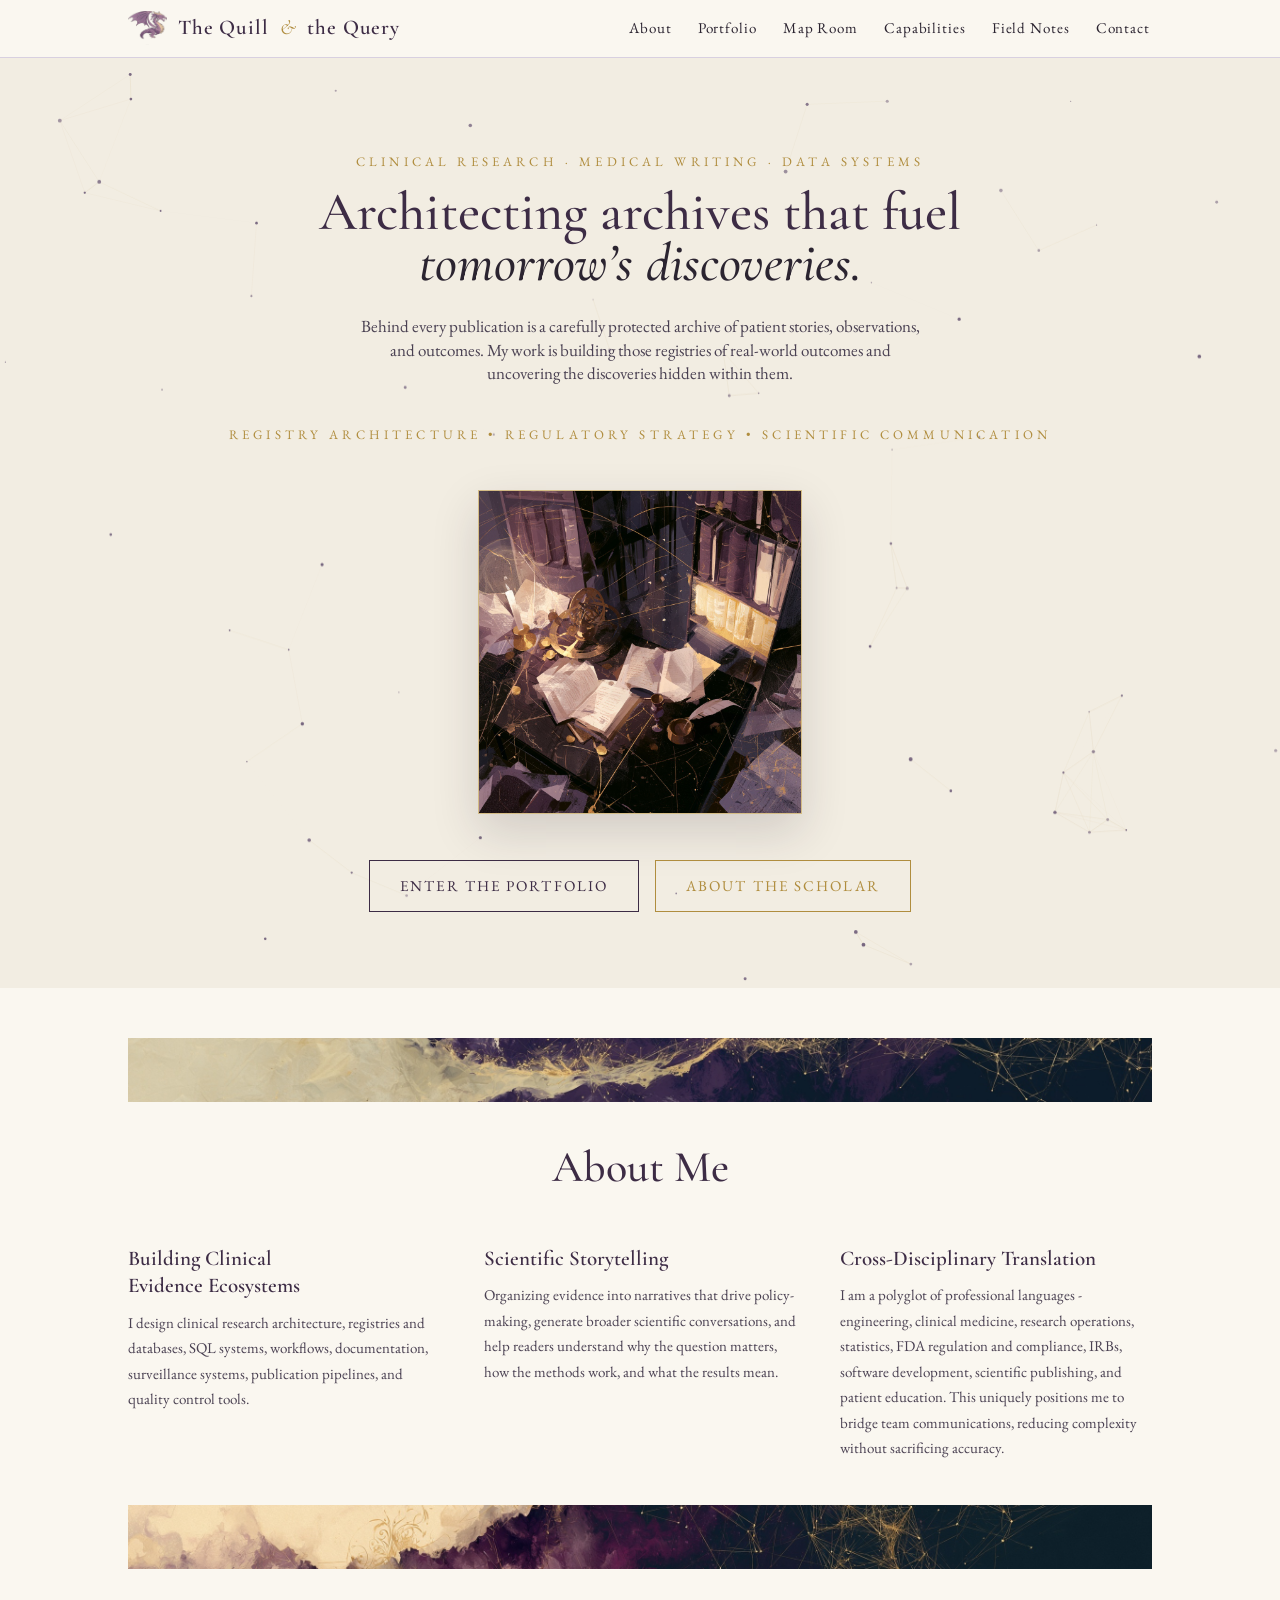
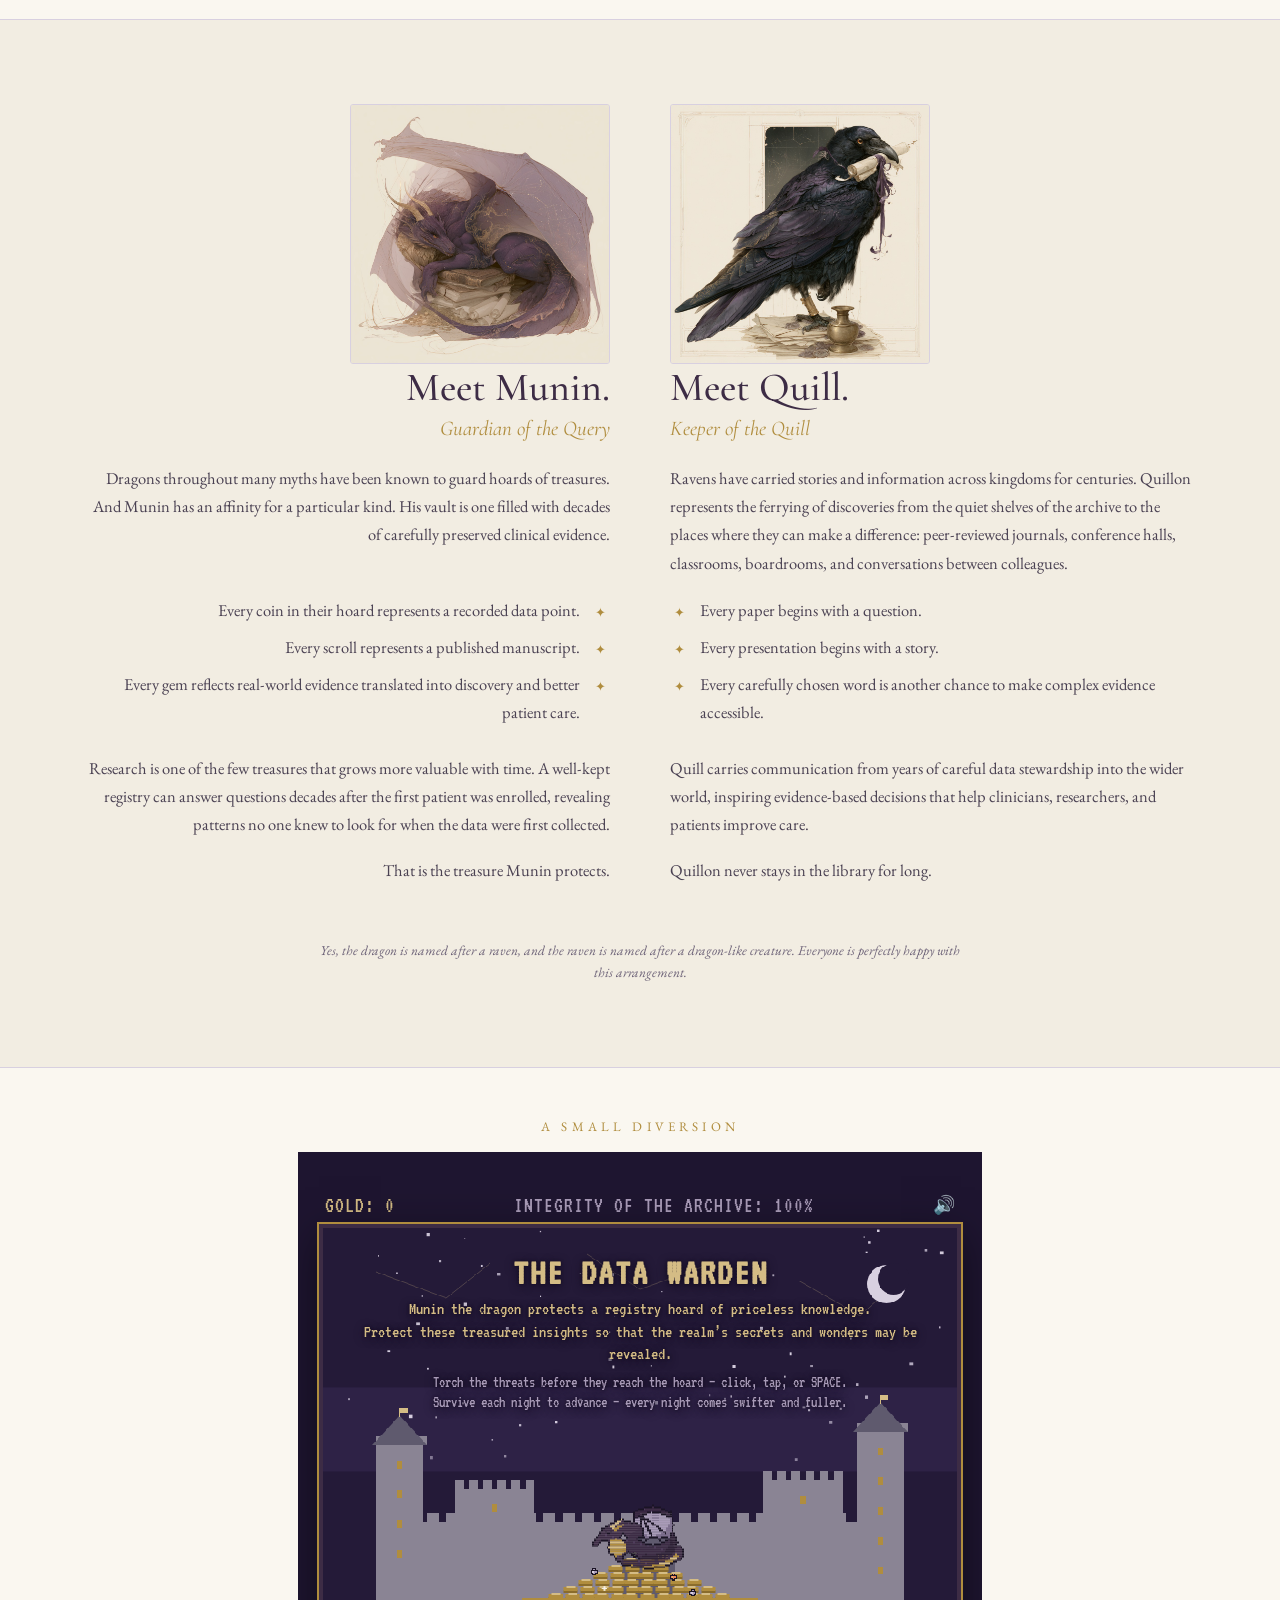
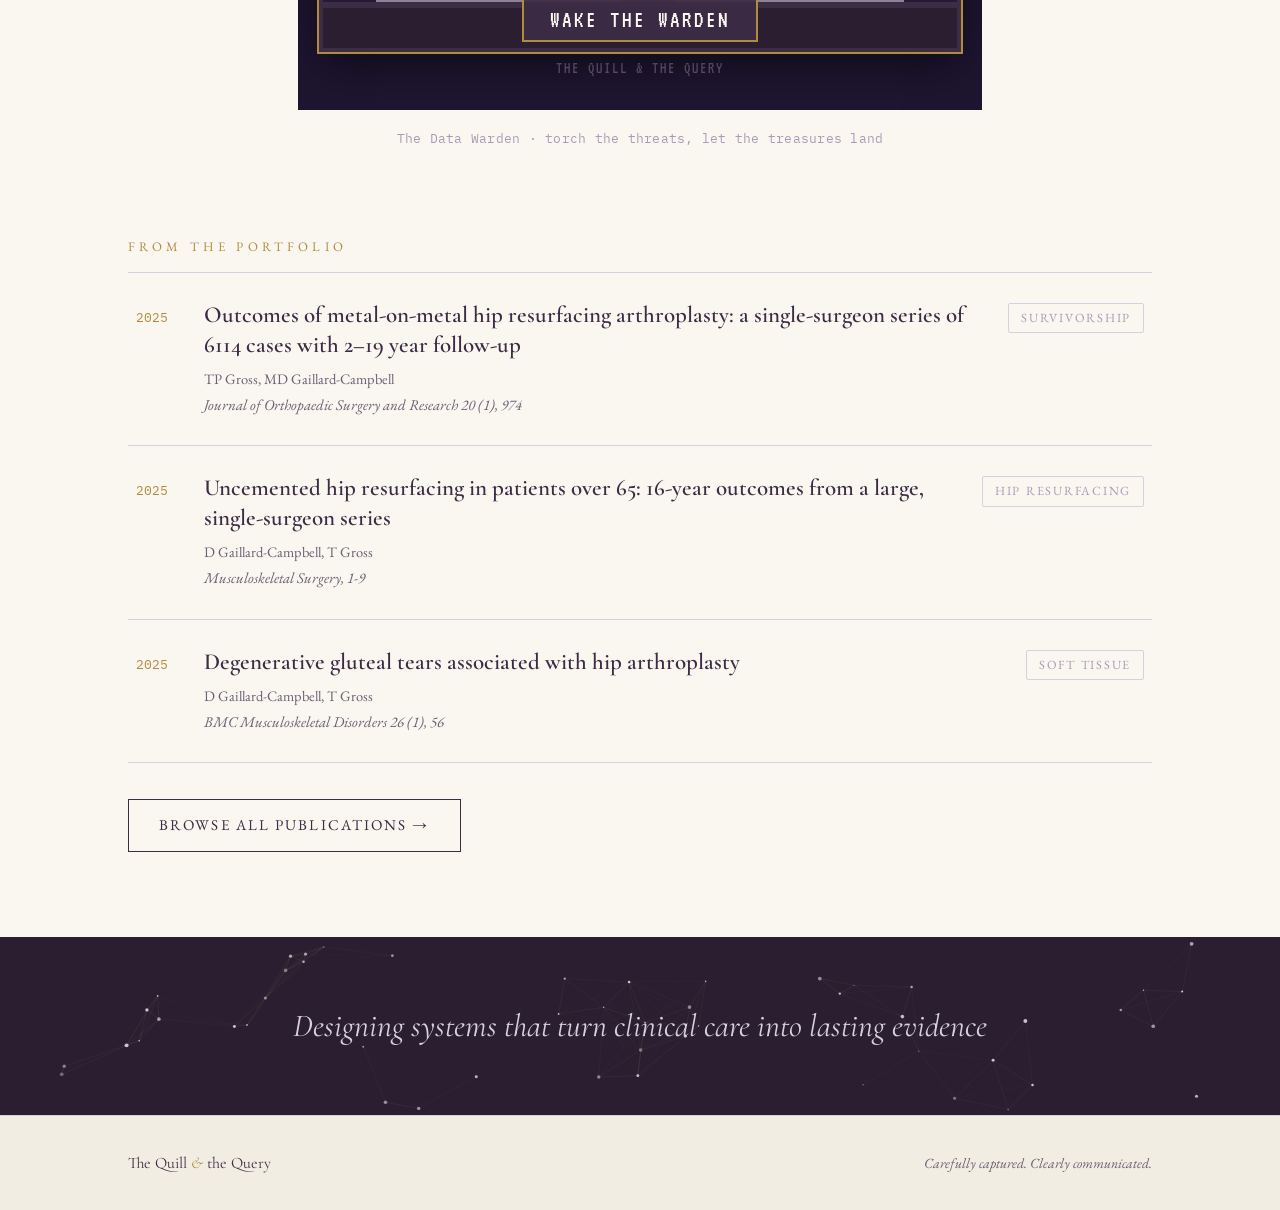
<file: index.html>
<!DOCTYPE html>
<html lang="en">
<head>
  <meta charset="utf-8">
  <meta name="viewport" content="width=device-width, initial-scale=1">
  <title>The Quill &amp; the Query - Clinical Research · Medical Writing · Data Systems</title>
  <meta name="description" content="The professional site of a clinical research director, medical writer, and data systems architect. Longitudinal registries, peer-reviewed evidence, and the systems that hold them together.">
  <link rel="icon" href="data:image/svg+xml,%3Csvg xmlns='http://www.w3.org/2000/svg' viewBox='0 0 100 100'%3E%3Ctext y='.9em' font-size='88' fill='%23B08D3E'%3E%E2%9C%A6%3C/text%3E%3C/svg%3E">
  <link rel="preconnect" href="https://fonts.googleapis.com">
  <link rel="preconnect" href="https://fonts.gstatic.com" crossorigin>
  <link href="https://fonts.googleapis.com/css2?family=Cormorant+Garamond:ital,wght@0,400;0,500;0,600;1,400;1,500&family=EB+Garamond:ital,wght@0,400;0,500;1,400&family=IBM+Plex+Mono:wght@400;500&display=swap" rel="stylesheet">
  <link rel="stylesheet" href="css/style.css">
  <style>html { scroll-snap-type: y proximity; }</style>
  <script>document.documentElement.classList.add('js');</script>
</head>
<body>
  <a class="skip-link" href="#main">Skip to content</a>

  <header class="site-header">
    <div class="inner">
      <a class="brand" href="index.html"><img class="brand-mark" src="images/quill-icon.png" alt="" aria-hidden="true">The Quill <span class="amp">&amp;</span> the Query</a>
      <nav class="site-nav" aria-label="Primary">
        <a class="navlink" href="about.html">About</a>
        <a class="navlink" href="archive.html">Portfolio</a>
        <a class="navlink" href="map-room.html">Map Room</a>
        <a class="navlink" href="capabilities.html">Capabilities</a>
        <a class="navlink" href="field-notes.html">Field Notes</a>
        <a class="navlink" href="contact.html">Contact</a>
      </nav>
    </div>
  </header>

  <main id="main">
    <!-- HERO -->
    <section class="hero">
      <canvas data-constellation data-density="70" aria-hidden="true"></canvas>
      <div class="inner">
        <p class="eyebrow">Clinical Research · Medical Writing · Data Systems</p>
        <h1>Architecting archives that fuel<br><em>tomorrow&rsquo;s discoveries.</em></h1>
        <p class="lede">
          Behind every publication is a carefully protected archive of patient
          stories, observations, and outcomes. My work is building those
          registries of real-world outcomes and uncovering the discoveries
          hidden within them.
        </p>
        <p class="eyebrow eyebrow-mirror">Registry architecture &bull; Regulatory strategy &bull; Scientific communication</p>
        <figure class="art hero-art" data-missing="[ artwork pending: images/starlit-study.png ]">
          <img src="images/starlit-study.png" alt="A candlelit study with open manuscripts, an armillary sphere, and gold constellations threading the bookshelves">
        </figure>
        <div class="actions">
          <a class="cta" href="archive.html">Enter the Portfolio</a>
          <a class="cta gold" href="about.html">About the Scholar</a>
        </div>
      </div>
    </section>

    <!-- ABOUT ME -->
    <section class="container about-me">
      <figure class="art node-banner node-left" data-missing="[ artwork pending: images/node-banner-leftalign.png ]">
        <img src="images/node-banner-leftalign.png" alt="" aria-hidden="true">
      </figure>
      <h2 class="display about-me-heading">About Me</h2>
      <div class="thesis">
        <div>
          <h3>Building Clinical Evidence Ecosystems</h3>
          <p>
            I design clinical research architecture, registries and databases, SQL systems, workflows,
            documentation, surveillance systems, publication pipelines, and quality
            control tools.
          </p>
        </div>
        <div>
          <h3>Scientific Storytelling</h3>
          <p>
            Organizing evidence into narratives that drive policy-making, generate broader scientific conversations, and
            help readers understand why the question matters, how the methods
            work, and what the results mean.
          </p>
        </div>
        <div>
          <h3>Cross-Disciplinary Translation</h3>
          <p>
            I am a polyglot of professional languages - engineering, clinical medicine, research operations, statistics, FDA regulation and compliance, IRBs, software development, scientific publishing, and patient education. This uniquely positions me to bridge team
            communications, reducing complexity without sacrificing accuracy.
            
          </p>
        </div>
      </div>
      <figure class="art node-banner node-right" data-missing="[ artwork pending: images/node-banner-rightalign.png ]">
        <img src="images/node-banner-rightalign.png" alt="" aria-hidden="true">
      </figure>
    </section>

    <!-- MEET MUNIN &amp; MEET QUILLON -->
    <section class="meet-band">
      <div class="meet-inner">
        <div class="meet-grid">

          <!-- MUNIN (left, mirrored toward the divider) -->
          <figure class="art meet-art mimg" data-missing="[ artwork pending: images/meet-munin.png ]">
            <img src="images/meet-munin.png" alt="The dragon Munin curled asleep beneath a starlit wing, atop books, scrolls, and gold coins">
          </figure>
          <h2 class="display r-head c-m">Meet Munin.</h2>
          <p class="meet-subhead r-sub c-m"><em>Guardian of the Query</em></p>
          <p class="meet-p r-intro c-m">Dragons throughout many myths have been known to guard hoards of treasures. And Munin has an affinity for a particular kind. His vault is one filled with decades of carefully preserved clinical evidence.</p>
          <ul class="hoard-list r-list c-m">
            <li>Every coin in their hoard represents a recorded data point.</li>
            <li>Every scroll represents a published manuscript.</li>
            <li>Every gem reflects real-world evidence translated into discovery and better patient care.</li>
          </ul>
          <div class="meet-close r-close c-m">
            <p>Research is one of the few treasures that grows more valuable with time. A well-kept registry can answer questions decades after the first patient was enrolled, revealing patterns no one knew to look for when the data were first collected.</p>
            <p>That is the treasure Munin protects.</p>
          </div>

          <!-- QUILLON (right, mirror of Munin) -->
          <figure class="art meet-art qimg" data-missing="[ artwork pending: images/meet-quillon.jpg ]">
            <img src="images/meet-quillon.jpg" alt="The raven Quillon in flight, a sealed letter in its beak, carrying evidence from the archive into the world">
          </figure>
          <h2 class="display r-head c-q">Meet Quill.</h2>
          <p class="meet-subhead r-sub c-q"><em>Keeper of the Quill</em></p>
          <p class="meet-p r-intro c-q">Ravens have carried stories and information across kingdoms for centuries. Quillon represents the ferrying of discoveries from the quiet shelves of the archive to the places where they can make a difference: peer-reviewed journals, conference halls, classrooms, boardrooms, and conversations between colleagues.</p>
          <ul class="hoard-list r-list c-q">
            <li>Every paper begins with a question.</li>
            <li>Every presentation begins with a story.</li>
            <li>Every carefully chosen word is another chance to make complex evidence accessible.</li>
          </ul>
          <div class="meet-close r-close c-q">
            <p>Quill carries communication from years of careful data stewardship into the wider world, inspiring evidence-based decisions that help clinicians, researchers, and patients improve care.</p>
            <p>Quillon never stays in the library for long.</p>
          </div>

        </div>

        <p class="meet-footnote">Yes, the dragon is named after a raven, and the raven is named after a dragon-like creature. Everyone is perfectly happy with this arrangement.</p>
      </div>
    </section>

    <!-- THE HOARD GAME -->
    <section class="game-stage" aria-label="The hoard game">
      <div class="container" style="width: 100%; text-align: center;">
        <p class="eyebrow">A Small Diversion</p>
        <div class="game-embed">
<iframe
  title="The Data Warden"
  style="width:100%; max-width:684px; aspect-ratio:760/620; border:0; display:block; margin:0 auto;"
  loading="lazy"
  allow="autoplay"
  srcdoc="<!doctype html>
<html lang=&quot;en&quot;>
<head>
<meta charset=&quot;UTF-8&quot;>
<meta name=&quot;viewport&quot; content=&quot;width=device-width, initial-scale=1.0&quot;>
<title>The Data Warden</title>
<style>
@font-face { font-family:'VT323'; font-style:normal; font-weight:400;
  src:url([data-uri]) format('woff2'); }

  * { margin:0; padding:0; box-sizing:border-box; }
  html, body { height:100%; }
  body {
    background:#1E1530; display:flex; flex-direction:column; align-items:center;
    justify-content:center; min-height:100vh; font-family:'VT323', monospace; color:#FAF7F0;
    overflow:hidden;
  }
  #hud {
    display:flex; justify-content:space-between; gap:16px; width:100%;
    padding:8px 6px; font-size:22px; letter-spacing:1px;
  }
  #hud span { white-space:nowrap; }
  #hud .gold { color:#D4BC85; }
  #hud .integrity { color:#A99BB8; }
  #muteBtn { background:none; border:none; font-size:18px; cursor:pointer; line-height:1; }
  .overlay .best { font-size:16px; color:#B08D3E; letter-spacing:2px; }
  #stage { display:flex; flex-direction:column; align-items:center; }
  #wrap { position:relative; }
  canvas {
    display:block; image-rendering:pixelated; touch-action:none;
    border:4px solid #3D2C45; box-shadow:0 0 0 2px #B08D3E, 0 12px 40px rgba(0,0,0,.5);
    cursor:crosshair;
  }
  .overlay {
    position:absolute; inset:4px; display:flex; flex-direction:column; align-items:center;
    justify-content:center; text-align:center; background:rgba(30,21,48,0.84); gap:12px; padding:20px;
  }
  .overlay h1 { font-size:42px; color:#D4BC85; letter-spacing:2px; }
  .overlay p { font-size:20px; color:#D8D0E0; max-width:480px; line-height:1.4; }
  .overlay .legend { font-size:18px; line-height:1.55; }
  .overlay .burn { color:#E8875A; }
  .overlay .keep { color:#9FBF8F; }
  .overlay button {
    font-family:'VT323', monospace; font-size:24px; background:#3D2C45; color:#FAF7F0;
    border:2px solid #B08D3E; padding:8px 26px; cursor:pointer; letter-spacing:2px;
  }
  .overlay button:hover { background:#B08D3E; color:#2A1E30; }
  /* start screen: let the sleeping dragon scene show through */
  .overlay.start { background:none; justify-content:space-between; pointer-events:none; padding:26px 20px 6px; }
  .overlay.start h1, .overlay.start p { text-shadow: 0 2px 10px rgba(20,12,32,.9), 0 0 3px rgba(20,12,32,.9); }
  .overlay.start .startTop { display:flex; flex-direction:column; align-items:center; gap:6px; }
  .overlay.start p { max-width:620px; line-height:1.25; }
  .overlay.start .lore { color:#D4BC85; font-size:18px; }
  .overlay.start .how { font-size:16px; color:#A99BB8; }
  .overlay.start h1 { font-size:38px; }
  /* narrow screens: shrink type so the HUD stays on one line and the
     intro text clears the sleeping dragon */
  @media (max-width: 640px){
    #hud { font-size:14px; gap:8px; padding:6px 4px; letter-spacing:0.5px; }
    #muteBtn { font-size:14px; }
    .overlay.start { padding:10px 8px 4px; }
    .overlay.start .startTop { gap:2px; }
    .overlay.start h1 { font-size:22px; }
    .overlay.start .lore { font-size:12px; }
    .overlay.start .how { font-size:11px; }
    .overlay .best { font-size:11px; }
    .overlay button { font-size:18px; padding:6px 16px; }
    .overlay h1 { font-size:28px; }
    .overlay p { font-size:15px; line-height:1.25; }
    #tagline { font-size:12px; margin-top:4px; }
  }
  .overlay.start button { pointer-events:auto; background:rgba(61,44,69,.92); }
  .hidden { display:none; }
  #tagline { margin-top:8px; font-size:16px; color:#6B5B7A; letter-spacing:2px; text-align:center; }

</style>
</head>
<body>
<div id=&quot;stage&quot;>
  <div id=&quot;hud&quot;>
    <span class=&quot;gold&quot;>GOLD: <span id=&quot;score&quot;>0</span></span>
    <span class=&quot;integrity&quot;>INTEGRITY OF THE ARCHIVE: <span id=&quot;integrity&quot;>100</span>%</span>
    <button id=&quot;muteBtn&quot; title=&quot;Sound on/off (M)&quot;>&amp;#128266;</button>
  </div>
  <div id=&quot;wrap&quot;>
    <canvas id=&quot;game&quot; width=&quot;720&quot; height=&quot;480&quot;></canvas>
    <div class=&quot;overlay start&quot; id=&quot;startOverlay&quot;>
      <div class=&quot;startTop&quot;>
        <h1>THE DATA WARDEN</h1>
        <p class=&quot;lore&quot;>Munin the dragon protects a registry hoard of priceless knowledge.<br>Protect these treasured insights so that the realm&amp;rsquo;s secrets and wonders may be revealed.</p>
        <p class=&quot;how&quot;>Torch the threats before they reach the hoard &amp;mdash; click, tap, or SPACE.<br>Survive each night to advance &amp;mdash; every night comes swifter and fuller.</p>
        <p class=&quot;best&quot; id=&quot;bestLine&quot;></p>
      </div>
      <button id=&quot;startBtn&quot;>WAKE THE WARDEN</button>
    </div>
    <div class=&quot;overlay hidden&quot; id=&quot;endOverlay&quot;>
      <h1 id=&quot;endTitle&quot;>THE ARCHIVE ENDURES</h1>
      <p id=&quot;endStats&quot;></p>
      <button id=&quot;restartBtn&quot;>GUARD AGAIN</button>
    </div>
  </div>
  <div id=&quot;tagline&quot;>THE QUILL &amp;amp; THE QUERY</div>
</div>

<script>
(() => {
'use strict';
const cv = document.getElementById('game');
const ctx = cv.getContext('2d');
const W = cv.width, H = cv.height;

const motionQuery = matchMedia('(prefers-reduced-motion: reduce)');
let reduced = motionQuery.matches;
if (motionQuery.addEventListener) motionQuery.addEventListener('change', e => { reduced = e.matches; });

// ---------- RESPONSIVE SCALING ----------
function fit(){
  const pad = 28;
  const s = Math.min(1, (window.innerWidth - pad) / W, (window.innerHeight - 130) / H);
  cv.style.width  = Math.floor(W * s) + 'px';
  cv.style.height = Math.floor(H * s) + 'px';
  document.getElementById('hud').style.maxWidth = Math.floor(W * s) + 'px';
}
window.addEventListener('resize', fit);
fit();

// ---------- PALETTE ----------
const PAL = {
  night:'#241A38', nightHi:'#2E2246', plum:'#3D2C45', plumDeep:'#2A1E30',
  lav:'#A99BB8', lavShade:'#7E6F8F', lavSoft:'#D8D0E0',
  gold:'#B08D3E', goldHi:'#D4BC85', goldLo:'#8A6C2C',
  castle:'#8A8494', castleDeep:'#5F5A6E',
  cream:'#FAF7F0', ember:'#E8875A', emberHi:'#F2B268', flame:'#F5D76E',
  sage:'#7E9B6E', sick:'#5E7A50', ink:'#1A1424', star:'#E8E0F0'
};

// ---------- STATE ----------
let state = 'idle'; // idle | play | over
let score = 0, corrupted = 0, singed = 0, burnedBad = 0, saved = 0;
let items = [], flames = [], particles = [], zzz = [];
let t = 0, playMs = 0, lastNow = 0, spawnTimer = 0, speedMult = 1;
let dragonMood = 'sleep'; // sleep | alert | fire | sheepish
let moodTimer = 0, face = -1, fireCooldown = 0, flash = 0;
let paused = false, pending = null; // queued shot while the fire recharges
let level = 1, lastWin = false;     // level rises each dawn; harder every time
const NIGHT_MS = 60000;             // wall-clock: every night is a hard 1-minute cap
const HOARD = { x: W/2, y: H - 110 };

const THREATS = [
  'DUPLICATE RECORD', 'MISSING DATA', 'SURVIVOR BIAS', 'CONFOUNDING VARIABLES',
  'SELECTION BIAS', 'p-HACKING', 'MEASUREMENT ERROR'
];
const TREASURES = [
  'LONGITUDINAL DATA', 'LARGE COHORT', 'CONSISTENT PROTOCOL', 'STANDARDIZED'
];

// ---------- STARS ----------
const stars = Array.from({length:70}, () => ({
  x: Math.random()*W, y: Math.random()*(H*0.55), r: Math.random()*1.5+0.5, p: Math.random()*6.28
}));
const constel = [
  [60,50,140,80],[140,80,190,40],[540,60,610,100],[610,100,660,55],
  [300,30,360,70],[360,70,430,45]
];

// ---------- BACKGROUND ----------
function dawnProgress(){ return state==='play' ? Math.min(1, playMs/NIGHT_MS) : 0; }
function lerpC(a,b,f){
  const pa = parseInt(a.slice(1),16), pb = parseInt(b.slice(1),16);
  const r  = ((pa>>16)      + (((pb>>16)      - (pa>>16))*f))      | 0;
  const g  = (((pa>>8)&amp;255) + ((((pb>>8)&amp;255) - ((pa>>8)&amp;255))*f)) | 0;
  const bl = ((pa&amp;255)      + (((pb&amp;255)      - (pa&amp;255))*f))      | 0;
  return `rgb(${r},${g},${bl})`;
}
function drawBg(){
  const dawn = dawnProgress();
  ctx.fillStyle = lerpC(PAL.night,'#43336A',dawn*0.9); ctx.fillRect(0,0,W,H);
  ctx.fillStyle = lerpC(PAL.nightHi,'#584680',dawn*0.9); ctx.fillRect(0,H*0.38,W,H*0.2);
  stars.forEach(s => {
    const tw = reduced ? 0.8 : 0.5 + 0.5*Math.abs(Math.sin(t*0.03 + s.p));
    ctx.globalAlpha = tw*0.9*(1-dawn*0.65); ctx.fillStyle = PAL.star;
    ctx.fillRect(s.x, s.y, s.r*2, s.r*2);
  });
  ctx.globalAlpha = 0.25*(1-dawn*0.6); ctx.strokeStyle = PAL.goldHi; ctx.lineWidth = 1;
  constel.forEach(c => { ctx.beginPath(); ctx.moveTo(c[0],c[1]); ctx.lineTo(c[2],c[3]); ctx.stroke(); });
  ctx.globalAlpha = 1;
  // moon sinks toward the horizon as dawn nears
  const mx = 640 - 540*dawn, my = 64 + 26*dawn;
  ctx.fillStyle = PAL.lavSoft; ctx.beginPath(); ctx.arc(mx,my,22,0,7); ctx.fill();
  ctx.fillStyle = lerpC(PAL.night,'#43336A',dawn*0.9); ctx.beginPath(); ctx.arc(mx+8,my-6,18,0,7); ctx.fill();
  // first light behind the castle
  if (dawn > 0.55){
    ctx.globalAlpha = (dawn-0.55)/0.45*0.30; ctx.fillStyle = PAL.emberHi;
    ctx.fillRect(0, H*0.5, W, H-52-H*0.5); ctx.globalAlpha = 1;
  }
  drawCastle();
  ctx.fillStyle = PAL.plumDeep; ctx.fillRect(0,H-52,W,52);
  ctx.fillStyle = PAL.plum; ctx.fillRect(0,H-52,W,6);
  if (flash > 0){
    ctx.globalAlpha = flash/14 * 0.28; ctx.fillStyle = PAL.sick;
    ctx.fillRect(0,0,W,H); ctx.globalAlpha = 1;
  }
}

function castleTower(x, w, h, cap){
  ctx.fillStyle = PAL.castle; ctx.fillRect(x, H-52-h, w, h);
  for(let i=0;i<w;i+=16){ ctx.fillRect(x+i, H-52-h-10, 10, 10); }
  if(cap){
    ctx.fillStyle = PAL.castleDeep;
    ctx.beginPath(); ctx.moveTo(x-4,H-52-h); ctx.lineTo(x+w/2,H-52-h-34); ctx.lineTo(x+w+4,H-52-h); ctx.fill();
    ctx.fillStyle = PAL.goldHi; ctx.fillRect(x+w/2-1, H-52-h-42, 2, 10);
    ctx.fillRect(x+w/2+1, H-52-h-42, 8, 5);
  }
  ctx.fillStyle = PAL.gold;
  for(let wy=H-52-h+18; wy<H-80; wy+=34){ ctx.fillRect(x+w/2-3, wy, 6, 9); }
}
function drawCastle(){
  castleTower(60, 54, 180, true);
  castleTower(150, 90, 130, false);
  castleTower(500, 90, 140, false);
  castleTower(606, 54, 195, true);
  // curtain wall runs tower to tower, joining the outer towers to the keep
  ctx.fillStyle = PAL.castle; ctx.fillRect(114, H-52-92, 492, 92);
  for(let i=118;i<602;i+=22){ ctx.fillRect(i, H-52-102, 14, 10); }
  ctx.fillStyle = PAL.castleDeep; ctx.beginPath();
  ctx.moveTo(340,H-52); ctx.lineTo(340,H-108); ctx.arc(370,H-108,30,Math.PI,0); ctx.lineTo(400,H-52); ctx.fill();
}

// ---------- HOARD: a mound of coins, gems and a crown ----------
// deterministic coin layout: rows of overlapping coins forming the mound
const COINS = (() => {
  const list = [];
  [12,10,8,6,4,2].forEach((n,tier) => {
    for(let i=0;i<n;i++){
      const jx = ((i*7 + tier*5) % 5) - 2;      // stable pseudo-jitter
      list.push({ dx: (i-(n-1)/2)*17 + jx, dy: -tier*8 });
    }
  });
  return list;
})();
const GEMS = [
  { dx:-52, dy:-30, c:'lav'   },   // amethyst
  { dx: 38, dy:-24, c:'ember' },   // ruby
  { dx: -6, dy:-50, c:'sage'  },   // emerald
  { dx: 60, dy: -6, c:'lav'   },
];
const GEM_C = { lav:[PAL.lav,PAL.lavSoft], ember:[PAL.ember,PAL.emberHi], sage:[PAL.sage,'#A3BC90'] };
let glints = [];

function drawCoin(x,y,bad){
  ctx.fillStyle = bad ? PAL.sick : PAL.goldLo; ctx.fillRect(x-8, y-2, 16, 3);
  ctx.fillStyle = bad ? PAL.sage : PAL.gold;   ctx.fillRect(x-8, y-6, 16, 5);
  ctx.fillStyle = bad ? '#8FA87E' : PAL.goldHi; ctx.fillRect(x-5, y-7, 10, 2);
}
function drawGem(x,y,kind){
  const [c,hi] = GEM_C[kind];
  ctx.fillStyle = PAL.ink;
  ctx.fillRect(x-2, y-5, 4, 2); ctx.fillRect(x-4, y-3, 8, 4); ctx.fillRect(x-2, y+1, 4, 2);
  ctx.fillStyle = c;
  ctx.fillRect(x-1, y-4, 2, 1); ctx.fillRect(x-3, y-2, 6, 2); ctx.fillRect(x-1, y, 2, 1);
  ctx.fillStyle = hi; ctx.fillRect(x-2, y-2, 2, 2);
}
function drawCrown(x,y){
  ctx.fillStyle = PAL.gold; ctx.fillRect(x-6, y-3, 12, 4);
  ctx.fillStyle = PAL.goldHi;
  ctx.fillRect(x-6, y-6, 2, 3); ctx.fillRect(x-1, y-7, 2, 4); ctx.fillRect(x+4, y-6, 2, 3);
  ctx.fillStyle = PAL.ember; ctx.fillRect(x-1, y-2, 2, 2);
}
function drawHoard(){
  const cx = HOARD.x, base = H-56;
  COINS.forEach((c,i) => drawCoin(cx+c.dx, base+c.dy, i < corrupted*4));
  GEMS.forEach(g => drawGem(cx+g.dx, base+g.dy, g.c));
  drawCrown(cx+26, base-44);
  // occasional glints: a four-point star swells and fades on a random treasure
  glints.forEach(g => {
    const arm = Math.max(1, Math.sin(Math.PI * g.age/g.life) * 5);
    ctx.globalAlpha = 0.9; ctx.fillStyle = PAL.cream;
    ctx.fillRect(g.x-arm, g.y-1, arm*2, 2);
    ctx.fillRect(g.x-1, g.y-arm, 2, arm*2);
    ctx.globalAlpha = 1;
    g.age++;
  });
  glints = glints.filter(g => g.age < g.life);
}
function spawnGlint(){
  const spots = COINS.length + GEMS.length;
  const i = Math.random()*spots|0;
  const s = i < COINS.length ? COINS[i] : GEMS[i-COINS.length];
  glints.push({ x: HOARD.x+s.dx, y: H-56+s.dy-4, age: 0, life: 26 });
}

// ---------- DRAGON ----------
// 64x64 pixel maps, facing LEFT, generated procedurally (curled body, long
// swan neck, folded lavender wing, gold belly scales, crown horns). Legend:
// . blank  K outline  P plum body  L lavender wing  G gold  H gold light  W cream
// __DRAGON_MAPS_START__ (generated by tools/dragon-gen.js)
const MAPS = {
  sleep: [
    &quot;................................................................&quot;,
    &quot;................................................................&quot;,
    &quot;................................................................&quot;,
    &quot;................................................................&quot;,
    &quot;................................................................&quot;,
    &quot;................................................................&quot;,
    &quot;................................................................&quot;,
    &quot;................................................................&quot;,
    &quot;................................................................&quot;,
    &quot;................................................................&quot;,
    &quot;................................................................&quot;,
    &quot;................................................................&quot;,
    &quot;................................................................&quot;,
    &quot;................................................................&quot;,
    &quot;................................................................&quot;,
    &quot;................................................................&quot;,
    &quot;................................................................&quot;,
    &quot;................................................................&quot;,
    &quot;................................................................&quot;,
    &quot;................................................................&quot;,
    &quot;................................................................&quot;,
    &quot;................................................................&quot;,
    &quot;................................................................&quot;,
    &quot;................................................................&quot;,
    &quot;................................................................&quot;,
    &quot;................................................................&quot;,
    &quot;................................................................&quot;,
    &quot;.......................................K........................&quot;,
    &quot;..................................KKKKKPKKKK....................&quot;,
    &quot;...............................KKKRPPPPPPPPPKK..................&quot;,
    &quot;.............................KKPPPPPPPRPPPPPPPKK.K..............&quot;,
    &quot;............................KPPPPPPPKKLKKKKKPPPPKK..............&quot;,
    &quot;............................KPPPPKKKLLLLLLLLKKKPPK..............&quot;,
    &quot;............................KPPKKKLLLLLLLLLLLLLKKK..............&quot;,
    &quot;............................KKKLKKKLLLLLLLLLLLLLMMK.............&quot;,
    &quot;....................KHK.....KLLLKKKKKLLLLLLLLLLLLMK.............&quot;,
    &quot;.................KKHHRPKKKK.KLLLKLKLKKLLLLLLLLLLLMK.............&quot;,
    &quot;...............KKPHHPPPPPRPKPKKLKLKKLLKKLLLLLLLLLMK.............&quot;,
    &quot;..............KPHHHPPPGPPPPPPRPKKLLKLLLKKLLLLLLLMMMK............&quot;,
    &quot;............KKPHHHPGGGPPPPPPPPPPKLLKKLLLLKKLLLLLMMK.............&quot;,
    &quot;..........KKPPPPHGGGPPPPPPPPPPPPPKLLKLLLLLKKLLLMMMK.............&quot;,
    &quot;..........KPPPPPPGGPPPPPPPPPPPPPPKLLKKLLLLLKKLLMMMK.............&quot;,
    &quot;.........KPPKPPKPPPPPPPPPPPPPPPPPKLLLKLLLLLLLKKMMMK.............&quot;,
    &quot;.........KPPPKKPPPPPPPKPPPPPPPPPPKLLLKKLLLLLMMKMMKPK............&quot;,
    &quot;........KPPPRPPPPPPPPK.KPPPPPPPPPKMMLLKLLMMMMMMMMKPK............&quot;,
    &quot;.......KPPPPPPPPRPPPK...KPPPPPPKKKKMMKKKKKMMKKKKMQQQK...........&quot;,
    &quot;......KPPPPPPPPPPPGPRK..KPPPPPK....KK.....KK....KQQQK...........&quot;,
    &quot;......KPPPKKKKPGGGGGGGKKRPPPPPPKK..K.......K..KKPQQQK...........&quot;,
    &quot;.....KPPPK....KHHHHHHHHPPPPPRPPPPKK.........KKPPPQQQQK..........&quot;,
    &quot;.....KPPK.....KGGGGGGGGGPPPPPPPPRPPKKKK.KKKKPPPPPQQQK...........&quot;,
    &quot;.....KKK......KGGGGGGGGGPPPPPPPPPPPPRPPKPPPPPPPPQQQQQKK.........&quot;,
    &quot;.............KHHHHHHHHHHPPPPPPPPPPPPPPPPRPPPPPPPQQQQQPPK........&quot;,
    &quot;..............KGGGGGGGGGPPPPPPPPPPPPPPPPPPPPRPPQQQQQPPPPK.......&quot;,
    &quot;..............KGGGGGGGGGPKPPPPPPPPPPPPPPPPPPPPQQQQQQPPPPK.......&quot;,
    &quot;..............KHHHHHHHHPK.KPPPPPPPPPPPPPPPPPQQQQQQQPRPPPK.......&quot;,
    &quot;...............KKGGGGGPK...KKPPPPPPQPPPPPQQQQQQQQQPPGPPPK.......&quot;,
    &quot;.................KGRPPK......KKPPQQQQQQQQQQQQQQQPPPGGGPPK.......&quot;,
    &quot;..................KPPPK........KQQQQQQQQQQQQQQPPPHHHHPPK........&quot;,
    &quot;..................KPPPPKKKKKKKKPPPQQQQQQQQQPPPPPGGGGPKK.........&quot;,
    &quot;...................KKPPPPPPPPPPRPPPPPPPPPPPPPPGGGGGKK...........&quot;,
    &quot;.....................KPPPPPPPPPPPPPRPPPPPPPHHHHHHKK.............&quot;,
    &quot;......................KKKKKGPPPPPPPPPPPGGGGGGGKKK...............&quot;,
    &quot;...........................KKKKKKKGGGGGGKKKKKK..................&quot;,
    &quot;..................................KKKKKK........................&quot;,
  ],
  alert: [
    &quot;................................................................&quot;,
    &quot;................................................................&quot;,
    &quot;................................................................&quot;,
    &quot;..................................H.............................&quot;,
    &quot;................................HH..............................&quot;,
    &quot;...............................HH...............................&quot;,
    &quot;.........................KKKKHHH...G............................&quot;,
    &quot;.......................KKPPPHHHKGGG.............................&quot;,
    &quot;.....................KKPPPPPPHGGG...............................&quot;,
    &quot;.................KKKKPPKWPPPPPGGK...............................&quot;,
    &quot;...............KKPPPPPPKKPPPPPPPPK..............................&quot;,
    &quot;..............KPPPPPPPPKKPPPPPPPK...............................&quot;,
    &quot;..............KPPPPPPPHPPPPPPPPPK...............................&quot;,
    &quot;..............KKKKKKKKKGPPPPPPKK................................&quot;,
    &quot;...............K.K.....KPPPPPK..................................&quot;,
    &quot;......................KHPPPPPK..................................&quot;,
    &quot;......................KGPPPPK...................................&quot;,
    &quot;......................KPPPPRK...................................&quot;,
    &quot;......................KPPPPPK...................................&quot;,
    &quot;.....................KGPPPPPK...................................&quot;,
    &quot;.....................KGPPPPPK...................................&quot;,
    &quot;.....................KHPPPPPK...................................&quot;,
    &quot;.....................KGPPPPPK...........K.......................&quot;,
    &quot;.....................KGPPPPPK.......KKKKPKKKK...................&quot;,
    &quot;.....................KHPPPPPK....KKKPPPPPPPPPKK.................&quot;,
    &quot;.....................KGPPPPPK..KKPPPPPPPPPPPPPPK................&quot;,
    &quot;.....................KGPPPPPK.KPPPPPPPKKKKKPPPPPKKK.............&quot;,
    &quot;.....................KHPPPRPK.KPPPPKKKLLLLLKKKPPPPK.............&quot;,
    &quot;.....................KGPPPPPPKRPPKKLLLLLLLLLLLKKPPK.............&quot;,
    &quot;.....................KGGPPPPPPKKKLLLLLLLLLLLLLLLKKK.............&quot;,
    &quot;.....................KHHPPPPPPKLLKKLLLLLLLLLLLLLLMK.............&quot;,
    &quot;.....................KGGPPPPPPKLLKKKLLLLLLLLLLLLLMMK............&quot;,
    &quot;.....................KGGPPPPPPPKLKKLKLLLLLLLLLLLLLMK............&quot;,
    &quot;.....................KHHHPPPPPPKLKLKLKKLLLLLLLLLLLMK............&quot;,
    &quot;......................KGGPPPPPPKLKLKLLKKLLLLLLLLLLMK............&quot;,
    &quot;......................KGGGPPPPPPKKLKKLLKKLLLLLLLLLMK............&quot;,
    &quot;......................KHHHPPPPPPKKLLKLLLKKLLLLLLLLMMK...........&quot;,
    &quot;......................KGGGGPPPPPPKLLKLLLLKKLLLLLLMMK............&quot;,
    &quot;.......................KGGGPPRPPPKLLLKLLLLLKLLLLLMMK............&quot;,
    &quot;.......................KHHHPPPPPPKLLLKLLLLLLKLLLMMMK............&quot;,
    &quot;.......................KGGPPPPPPPPKLLKKLLLLLLKKLMMMK............&quot;,
    &quot;.......................KPPPPPPPPPKLLLLKLLLLLLLKKMMMK............&quot;,
    &quot;......................KPPPPPPPPPPKLLLLKLLLLLLLMKKMK.............&quot;,
    &quot;......................KPPPPPPPPPPKLLLLLKLLLLLMMMMMK.............&quot;,
    &quot;......................KPPPPPPPPPKKMMLLLKLLLMMMMMMK..............&quot;,
    &quot;......................KPPPPPPPPKMKMMMMMKKMMMMMMMMK..............&quot;,
    &quot;.....................KPPPPPPPPPPKKKKMMKKKKKMMKKKK...............&quot;,
    &quot;......................KPRPPPPPPPK...KK.....KK...KK..............&quot;,
    &quot;......................KPPPPPRPPPPK..K.......K..KPK..............&quot;,
    &quot;......................KPPPPPPPPPRPKK.........KKPPK..............&quot;,
    &quot;..........KKK.........KPPPPPPPPPPPPPKKKK.KKKKQQPPPK.............&quot;,
    &quot;.........KPPPK.........KPPPPPPPPPPPPPPPPKPQQQQPPPK..............&quot;,
    &quot;.........KPPPK.........KPPPPPPPPPPPPPPPPPQQQQQPPPK..............&quot;,
    &quot;.........KPPPPKK........KPPPPPPPPPPPPPPQQQQQQPPPRK..............&quot;,
    &quot;..........KRPPPPKK....KKPPPPPPPQPPPPPQQQQQQQPPPPK...............&quot;,
    &quot;...........KPPPRPPKKKKPPPPPPPPQQQQQQQQQQQQQPGPPK................&quot;,
    &quot;............KGGPPPPRPPPPPPPPPQQQQQQQQQQQQQGGGGPK................&quot;,
    &quot;.............KKHHPPPPKKRPPPPPQQQQQQQQQQHHHHHHKK.................&quot;,
    &quot;...............KKGGGGPPPPPPRPPPPPPQPGGGGGGGKK...................&quot;,
    &quot;.................KKKGGGGGGGGPGGGGGGGGGGGKKK.....................&quot;,
    &quot;....................KKKKHHHHHHHHHHHHKKKK........................&quot;,
    &quot;........................KKKKKKKKKKKK............................&quot;,
    &quot;................................................................&quot;,
    &quot;................................................................&quot;,
  ],
  sheepish: [
    &quot;................................................................&quot;,
    &quot;................................................................&quot;,
    &quot;................................................................&quot;,
    &quot;..................................H.............................&quot;,
    &quot;................................HH..............................&quot;,
    &quot;...............................HH...............................&quot;,
    &quot;.........................KKKKHHH...G............................&quot;,
    &quot;.......................KKPPPHHHKGGG.............................&quot;,
    &quot;.....................KKPPPPPPHGGG...............................&quot;,
    &quot;.................KKKKPPPPPPPPPGGK...............................&quot;,
    &quot;...............KKPPPPPKPPKPPPPPPPK..............................&quot;,
    &quot;..............KPPPPPPPPKKPPPPPPPK...............................&quot;,
    &quot;..............KPPPPPPPHPPPPPPPPPK...............................&quot;,
    &quot;..............KKKKKKKKKGPPPPPPKK................................&quot;,
    &quot;...............K.K.....KPPPPPK..................................&quot;,
    &quot;......................KHPPPPPK..................................&quot;,
    &quot;......................KGPPPPK...................................&quot;,
    &quot;......................KPPPPRK...................................&quot;,
    &quot;......................KPPPPPK...................................&quot;,
    &quot;.....................KGPPPPPK...................................&quot;,
    &quot;.....................KGPPPPPK...................................&quot;,
    &quot;.....................KHPPPPPK...................................&quot;,
    &quot;.....................KGPPPPPK...........K.......................&quot;,
    &quot;.....................KGPPPPPK.......KKKKPKKKK...................&quot;,
    &quot;.....................KHPPPPPK....KKKPPPPPPPPPKK.................&quot;,
    &quot;.....................KGPPPPPK..KKPPPPPPPPPPPPPPK................&quot;,
    &quot;.....................KGPPPPPK.KPPPPPPPKKKKKPPPPPKKK.............&quot;,
    &quot;.....................KHPPPRPK.KPPPPKKKLLLLLKKKPPPPK.............&quot;,
    &quot;.....................KGPPPPPPKRPPKKLLLLLLLLLLLKKPPK.............&quot;,
    &quot;.....................KGGPPPPPPKKKLLLLLLLLLLLLLLLKKK.............&quot;,
    &quot;.....................KHHPPPPPPKLLKKLLLLLLLLLLLLLLMK.............&quot;,
    &quot;.....................KGGPPPPPPKLLKKKLLLLLLLLLLLLLMMK............&quot;,
    &quot;.....................KGGPPPPPPPKLKKLKLLLLLLLLLLLLLMK............&quot;,
    &quot;.....................KHHHPPPPPPKLKLKLKKLLLLLLLLLLLMK............&quot;,
    &quot;......................KGGPPPPPPKLKLKLLKKLLLLLLLLLLMK............&quot;,
    &quot;......................KGGGPPPPPPKKLKKLLKKLLLLLLLLLMK............&quot;,
    &quot;......................KHHHPPPPPPKKLLKLLLKKLLLLLLLLMMK...........&quot;,
    &quot;......................KGGGGPPPPPPKLLKLLLLKKLLLLLLMMK............&quot;,
    &quot;.......................KGGGPPRPPPKLLLKLLLLLKLLLLLMMK............&quot;,
    &quot;.......................KHHHPPPPPPKLLLKLLLLLLKLLLMMMK............&quot;,
    &quot;.......................KGGPPPPPPPPKLLKKLLLLLLKKLMMMK............&quot;,
    &quot;.......................KPPPPPPPPPKLLLLKLLLLLLLKKMMMK............&quot;,
    &quot;......................KPPPPPPPPPPKLLLLKLLLLLLLMKKMK.............&quot;,
    &quot;......................KPPPPPPPPPPKLLLLLKLLLLLMMMMMK.............&quot;,
    &quot;......................KPPPPPPPPPKKMMLLLKLLLMMMMMMK..............&quot;,
    &quot;......................KPPPPPPPPKMKMMMMMKKMMMMMMMMK..............&quot;,
    &quot;.....................KPPPPPPPPPPKKKKMMKKKKKMMKKKK...............&quot;,
    &quot;......................KPRPPPPPPPK...KK.....KK...KK..............&quot;,
    &quot;......................KPPPPPRPPPPK..K.......K..KPK..............&quot;,
    &quot;......................KPPPPPPPPPRPKK.........KKPPK..............&quot;,
    &quot;..........KKK.........KPPPPPPPPPPPPPKKKK.KKKKQQPPPK.............&quot;,
    &quot;.........KPPPK.........KPPPPPPPPPPPPPPPPKPQQQQPPPK..............&quot;,
    &quot;.........KPPPK.........KPPPPPPPPPPPPPPPPPQQQQQPPPK..............&quot;,
    &quot;.........KPPPPKK........KPPPPPPPPPPPPPPQQQQQQPPPRK..............&quot;,
    &quot;..........KRPPPPKK....KKPPPPPPPQPPPPPQQQQQQQPPPPK...............&quot;,
    &quot;...........KPPPRPPKKKKPPPPPPPPQQQQQQQQQQQQQPGPPK................&quot;,
    &quot;............KGGPPPPRPPPPPPPPPQQQQQQQQQQQQQGGGGPK................&quot;,
    &quot;.............KKHHPPPPKKRPPPPPQQQQQQQQQQHHHHHHKK.................&quot;,
    &quot;...............KKGGGGPPPPPPRPPPPPPQPGGGGGGGKK...................&quot;,
    &quot;.................KKKGGGGGGGGPGGGGGGGGGGGKKK.....................&quot;,
    &quot;....................KKKKHHHHHHHHHHHHKKKK........................&quot;,
    &quot;........................KKKKKKKKKKKK............................&quot;,
    &quot;................................................................&quot;,
    &quot;................................................................&quot;,
  ],
  fire: [
    &quot;................................................................&quot;,
    &quot;................................................................&quot;,
    &quot;................................................................&quot;,
    &quot;..................................H.............................&quot;,
    &quot;................................HH..............................&quot;,
    &quot;...............................HH...............................&quot;,
    &quot;.........................KKKKHHH...G............................&quot;,
    &quot;.......................KKPPPHHHKGGG.............................&quot;,
    &quot;.....................KKPPPPPPHGGG...............................&quot;,
    &quot;.................KKKKPPKWPPPPPGGK...............................&quot;,
    &quot;...............KKPPPPPPKKPPPPPPPPK..............................&quot;,
    &quot;..............KPPPPPPPPKKPPPPPPPK...............................&quot;,
    &quot;..............KPPPPPPPHPPPPPPPPPK...............................&quot;,
    &quot;..............KKKKKKKKKGPPPPPPKK................................&quot;,
    &quot;.............KKK.K.....KPPPPPK..................................&quot;,
    &quot;..............K.......KHPPPPPK..................................&quot;,
    &quot;......................KGPPPPK...................................&quot;,
    &quot;......................KPPPPRK...................................&quot;,
    &quot;......................KPPPPPK...................................&quot;,
    &quot;.....................KGPPPPPK...................................&quot;,
    &quot;.....................KGPPPPPK...................................&quot;,
    &quot;.....................KHPPPPPK...................................&quot;,
    &quot;.....................KGPPPPPK...........K.......................&quot;,
    &quot;.....................KGPPPPPK.......KKKKPKKKK...................&quot;,
    &quot;.....................KHPPPPPK....KKKPPPPPPPPPKK.................&quot;,
    &quot;.....................KGPPPPPK..KKPPPPPPPPPPPPPPK................&quot;,
    &quot;.....................KGPPPPPK.KPPPPPPPKKKKKPPPPPKKK.............&quot;,
    &quot;.....................KHPPPRPK.KPPPPKKKLLLLLKKKPPPPK.............&quot;,
    &quot;.....................KGPPPPPPKRPPKKLLLLLLLLLLLKKPPK.............&quot;,
    &quot;.....................KGGPPPPPPKKKLLLLLLLLLLLLLLLKKK.............&quot;,
    &quot;.....................KHHPPPPPPKLLKKLLLLLLLLLLLLLLMK.............&quot;,
    &quot;.....................KGGPPPPPPKLLKKKLLLLLLLLLLLLLMMK............&quot;,
    &quot;.....................KGGPPPPPPPKLKKLKLLLLLLLLLLLLLMK............&quot;,
    &quot;.....................KHHHPPPPPPKLKLKLKKLLLLLLLLLLLMK............&quot;,
    &quot;......................KGGPPPPPPKLKLKLLKKLLLLLLLLLLMK............&quot;,
    &quot;......................KGGGPPPPPPKKLKKLLKKLLLLLLLLLMK............&quot;,
    &quot;......................KHHHPPPPPPKKLLKLLLKKLLLLLLLLMMK...........&quot;,
    &quot;......................KGGGGPPPPPPKLLKLLLLKKLLLLLLMMK............&quot;,
    &quot;.......................KGGGPPRPPPKLLLKLLLLLKLLLLLMMK............&quot;,
    &quot;.......................KHHHPPPPPPKLLLKLLLLLLKLLLMMMK............&quot;,
    &quot;.......................KGGPPPPPPPPKLLKKLLLLLLKKLMMMK............&quot;,
    &quot;.......................KPPPPPPPPPKLLLLKLLLLLLLKKMMMK............&quot;,
    &quot;......................KPPPPPPPPPPKLLLLKLLLLLLLMKKMK.............&quot;,
    &quot;......................KPPPPPPPPPPKLLLLLKLLLLLMMMMMK.............&quot;,
    &quot;......................KPPPPPPPPPKKMMLLLKLLLMMMMMMK..............&quot;,
    &quot;......................KPPPPPPPPKMKMMMMMKKMMMMMMMMK..............&quot;,
    &quot;.....................KPPPPPPPPPPKKKKMMKKKKKMMKKKK...............&quot;,
    &quot;......................KPRPPPPPPPK...KK.....KK...KK..............&quot;,
    &quot;......................KPPPPPRPPPPK..K.......K..KPK..............&quot;,
    &quot;......................KPPPPPPPPPRPKK.........KKPPK..............&quot;,
    &quot;..........KKK.........KPPPPPPPPPPPPPKKKK.KKKKQQPPPK.............&quot;,
    &quot;.........KPPPK.........KPPPPPPPPPPPPPPPPKPQQQQPPPK..............&quot;,
    &quot;.........KPPPK.........KPPPPPPPPPPPPPPPPPQQQQQPPPK..............&quot;,
    &quot;.........KPPPPKK........KPPPPPPPPPPPPPPQQQQQQPPPRK..............&quot;,
    &quot;..........KRPPPPKK....KKPPPPPPPQPPPPPQQQQQQQPPPPK...............&quot;,
    &quot;...........KPPPRPPKKKKPPPPPPPPQQQQQQQQQQQQQPGPPK................&quot;,
    &quot;............KGGPPPPRPPPPPPPPPQQQQQQQQQQQQQGGGGPK................&quot;,
    &quot;.............KKHHPPPPKKRPPPPPQQQQQQQQQQHHHHHHKK.................&quot;,
    &quot;...............KKGGGGPPPPPPRPPPPPPQPGGGGGGGKK...................&quot;,
    &quot;.................KKKGGGGGGGGPGGGGGGGGGGGKKK.....................&quot;,
    &quot;....................KKKKHHHHHHHHHHHHKKKK........................&quot;,
    &quot;........................KKKKKKKKKKKK............................&quot;,
    &quot;................................................................&quot;,
    &quot;................................................................&quot;,
  ],
};
// __DRAGON_MAPS_END__
const DCOLOR = {
  K:PAL.ink, P:PAL.plum, Q:'#2E2135', R:'#4F3B5C',
  L:PAL.lav, M:PAL.lavShade, G:PAL.gold, H:PAL.goldHi, W:PAL.cream
};
const DSCALE = 2;
const DW_ = 64 * DSCALE, DH_ = 64 * DSCALE;
// Mouth in map space (facing left): tip of the snout, ~cell (13,12)
const MOUTH_OFF_X = DW_/2 - 13*DSCALE; // distance from sprite center toward facing side
const MOUTH_OFF_Y = 12*DSCALE;

// sprite content ends at map row ~61; place that edge just into the mound top
function dragonTop(){ return H - 95 - 62*DSCALE; }
function mouthPos(){
  return { x: HOARD.x + face*MOUTH_OFF_X, y: dragonTop() + MOUTH_OFF_Y };
}

function drawDragon(){
  const map = MAPS[dragonMood] || MAPS.alert;
  const breathe = (dragonMood==='sleep' &amp;&amp; !reduced) ? Math.sin(t*0.05)*2 : 0;
  const dx = HOARD.x - DW_/2, dy = dragonTop() + breathe;
  ctx.save();
  if (face === 1){ ctx.translate(HOARD.x*2, 0); ctx.scale(-1,1); }
  for(let r=0;r<map.length;r++){
    for(let c=0;c<map[r].length;c++){
      const ch = map[r][c];
      if (ch==='.') continue;
      ctx.fillStyle = DCOLOR[ch] || PAL.plum;
      ctx.fillRect(dx + c*DSCALE, dy + r*DSCALE, DSCALE, DSCALE);
    }
  }
  // sheepish blush + sweat drop
  if (dragonMood==='sheepish'){
    ctx.globalAlpha = 0.75; ctx.fillStyle = PAL.ember;
    ctx.fillRect(dx+20*DSCALE, dy+12*DSCALE, 2*DSCALE, DSCALE);
    ctx.fillRect(dx+29*DSCALE, dy+12*DSCALE, 2*DSCALE, DSCALE);
    ctx.globalAlpha = 1;
    ctx.fillStyle = PAL.lavSoft;
    ctx.fillRect(dx+34*DSCALE, dy+5*DSCALE, DSCALE, 2*DSCALE);
  }
  // ember glow in the open mouth while firing
  if (dragonMood==='fire'){
    ctx.fillStyle = PAL.ember;
    ctx.fillRect(dx+12*DSCALE, dy+14*DSCALE, 3*DSCALE, DSCALE);
  }
  ctx.restore();
  // Zzz
  if (dragonMood==='sleep'){
    zzz.forEach(z => {
      ctx.font = `${z.s}px VT323, monospace`; ctx.fillStyle = PAL.lavSoft; ctx.globalAlpha = z.a;
      ctx.fillText('Z', z.x, z.y); ctx.globalAlpha = 1;
    });
  }
}

// ---------- FIRE ----------
function breatheFire(target){
  dragonMood = 'fire'; moodTimer = 18;
  face = target.x < HOARD.x ? -1 : 1;
  flames.push({ tx: target.x, ty: target.y, life: 16 });
  fireCooldown = 14;
}
function drawFlames(){
  const m = mouthPos();
  flames.forEach(f => {
    const steps = 12;
    for(let i=1;i<=steps;i++){
      const p = i/steps;
      const spread = 3 + p*26;          // cone widens toward the target
      const n = 1 + (p*3|0);            // more embers farther out
      for(let k=0;k<n;k++){
        const fx = m.x + (f.tx-m.x)*p + (Math.random()*2-1)*spread;
        const fy = m.y + (f.ty-m.y)*p + (Math.random()*2-1)*spread;
        const sz = Math.max(3, 11 - p*7);
        ctx.fillStyle = p<0.3 ? PAL.flame : (Math.random()<0.5 ? PAL.emberHi : PAL.ember);
        ctx.fillRect(fx, fy, sz, sz);
      }
    }
    f.life--;
  });
  flames = flames.filter(f => f.life > 0);
}

// ---------- ITEMS (fly in arcs toward the hoard) ----------
function spawnItem(){
  // threats thicken toward dawn and lean heavier each level
  const bias = Math.min(0.82, 0.45 + 0.25*Math.min(1, playMs/NIGHT_MS) + (level-1)*0.03);
  const bad = Math.random() < bias;
  const golden = !bad &amp;&amp; Math.random() < 0.07;            // rare high-value treasure
  const pool = bad ? THREATS : TREASURES;
  const label = golden ? 'PEER REVIEW' : pool[Math.random()*pool.length|0];
  ctx.font = '17px VT323, monospace';
  const w = Math.max(56, ctx.measureText(label).width + 14);
  const fromLeft = Math.random() < 0.5;
  const sx = fromLeft ? -w/2 - 10 : W + w/2 + 10;
  const sy = 50 + Math.random()*(H*0.42);
  const tx = HOARD.x + (Math.random()*90 - 45);
  const ty = H - 112;
  const ax = (sx + tx)/2;                       // arc apex
  const ay = Math.min(sy, ty) - (60 + Math.random()*70);
  const dp = 0.0035 + Math.random()*0.0018;
  items.push({ label, bad, golden, w, sx, sy, ax, ay, tx, ty, p:0, dp, x:sx, y:sy, wob:Math.random()*6.28, hit:false });
}
function itemPos(it, p){
  const q = 1-p;
  return {
    x: q*q*it.sx + 2*q*p*it.ax + p*p*it.tx,
    y: q*q*it.sy + 2*q*p*it.ay + p*p*it.ty
  };
}
function drawItem(it){
  const bob = reduced ? 0 : Math.sin(t*0.06 + it.wob)*3;
  const h = 26;
  const bx = it.x-it.w/2-3, by = it.y-h/2-3+bob;
  ctx.fillStyle = it.golden ? PAL.goldLo : (it.bad ? '#4A3050' : '#33452F');
  ctx.fillRect(bx, by, it.w+6, h+6);
  ctx.fillStyle = it.golden ? PAL.goldHi : (it.bad ? PAL.lavSoft : '#C9DCBB');
  ctx.fillRect(it.x-it.w/2, it.y-h/2+bob, it.w, h);
  ctx.fillStyle = it.bad ? PAL.plumDeep : '#2C3A28';
  ctx.font = '17px VT323, monospace'; ctx.textAlign = 'center';
  ctx.fillText(it.label, it.x, it.y+5+bob);
  // marker bar; threats get hazard dashes, treasures a seal dot (hue-independent cues)
  ctx.fillStyle = it.golden ? PAL.flame : (it.bad ? PAL.ember : PAL.sage);
  ctx.fillRect(bx, by, 6, h+6);
  if (it.bad){
    ctx.fillStyle = PAL.ink;
    ctx.fillRect(bx, by+7, 6, 4); ctx.fillRect(bx, by+h-5, 6, 4);
  } else {
    ctx.fillStyle = PAL.cream;
    ctx.fillRect(bx+1, by+(h+6)/2-2, 4, 4);
  }
  ctx.textAlign = 'left';
}

// ---------- PARTICLES ----------
function burst(x,y,color,n=12){
  for(let i=0;i<n;i++) particles.push({
    x, y, vx: Math.random()*4-2, vy: Math.random()*-3-0.5, life: 24, c: color
  });
}
function drawParticles(){
  particles.forEach(p => {
    ctx.fillStyle = p.c; ctx.globalAlpha = p.life/24;
    ctx.fillRect(p.x, p.y, 4, 4); ctx.globalAlpha = 1;
    p.x += p.vx; p.y += p.vy; p.vy += 0.12; p.life--;
  });
  particles = particles.filter(p => p.life > 0);
}

// ---------- AUDIO (tiny WebAudio synth, no files) ----------
let AC = null, muted = false;
try { muted = localStorage.getItem('dw-mute') === '1'; } catch(e){}
function audioCtx(){
  if (!AC) AC = new (window.AudioContext || window.webkitAudioContext)();
  if (AC.state === 'suspended') AC.resume();
  return AC;
}
function tone(freq, dur, type, vol, when=0, slide=0){
  const a = audioCtx(), o = a.createOscillator(), g = a.createGain();
  const t0 = a.currentTime + when;
  o.type = type; o.frequency.setValueAtTime(freq, t0);
  if (slide) o.frequency.exponentialRampToValueAtTime(Math.max(30, freq+slide), t0+dur);
  g.gain.setValueAtTime(vol, t0);
  g.gain.exponentialRampToValueAtTime(0.001, t0+dur);
  o.connect(g); g.connect(a.destination);
  o.start(t0); o.stop(t0+dur+0.02);
}
function noiseHit(dur, vol, freq){
  const a = audioCtx(), len = a.sampleRate*dur|0, buf = a.createBuffer(1, len, a.sampleRate);
  const d = buf.getChannelData(0);
  for(let i=0;i<len;i++) d[i] = (Math.random()*2-1)*(1-i/len);
  const src = a.createBufferSource(); src.buffer = buf;
  const f = a.createBiquadFilter(); f.type = 'bandpass'; f.frequency.value = freq;
  const g = a.createGain(); g.gain.value = vol;
  src.connect(f); f.connect(g); g.connect(a.destination); src.start();
}
function sfx(kind){
  if (muted) return;
  try {
    if (kind==='fire'){ noiseHit(0.18, 0.5, 900); tone(160, 0.15, 'sawtooth', 0.05, 0, -60); }
    else if (kind==='coin'){ tone(880, 0.09, 'square', 0.045); tone(1318, 0.12, 'square', 0.045, 0.07); }
    else if (kind==='gold'){ tone(660, 0.08, 'square', 0.05); tone(880, 0.08, 'square', 0.05, 0.06); tone(1318, 0.14, 'square', 0.05, 0.12); }
    else if (kind==='singe'){ tone(420, 0.18, 'triangle', 0.07, 0, -220); }
    else if (kind==='bad'){ tone(120, 0.3, 'sawtooth', 0.09, 0, -60); noiseHit(0.2, 0.25, 220); }
    else if (kind==='win'){ [523,659,784,1046].forEach((f,i)=>tone(f, 0.18, 'triangle', 0.07, i*0.13)); }
    else if (kind==='lose'){ [330,247,175].forEach((f,i)=>tone(f, 0.25, 'triangle', 0.08, i*0.18)); }
  } catch(e){}
}
function setMuted(m){
  muted = m;
  try { localStorage.setItem('dw-mute', m ? '1' : '0'); } catch(e){}
  document.getElementById('muteBtn').textContent = m ? '\u{1F507}' : '\u{1F50A}';
}

// ---------- GAME LOGIC ----------
function torch(it){
  if (it.hit) return;
  if (fireCooldown > 0){
    // queue the shot — a small puff at the mouth shows it registered
    pending = it;
    const m = mouthPos();
    for(let i=0;i<3;i++) particles.push({
      x:m.x, y:m.y, vx:face*(0.5+Math.random()), vy:-0.4-Math.random()*0.5, life:12, c:PAL.lavShade
    });
    return;
  }
  it.hit = true;
  breatheFire(it);
  sfx('fire');
  if (it.bad){
    score += 50; burnedBad++;
    burst(it.x, it.y, PAL.ember, 18);
    burst(it.x, it.y, PAL.flame, 8);
  } else {
    score = Math.max(0, score - 40); singed++;
    dragonMood = 'sheepish'; moodTimer = 45;
    burst(it.x, it.y, PAL.lav, 14);
    sfx('singe');
  }
}

function nearestItem(){
  let best = null, bd = 1e9;
  items.forEach(it => {
    if (it.hit) return;
    const d = Math.hypot(it.x-HOARD.x, it.y-HOARD.y);
    if (d < bd){ bd = d; best = it; }
  });
  return best;
}

function update(){
  t++;
  if (fireCooldown > 0) fireCooldown--;
  if (flash > 0) flash--;
  // release a queued shot once the fire has recharged
  if (fireCooldown === 0 &amp;&amp; pending){
    const it = pending; pending = null;
    if (state === 'play' &amp;&amp; !it.hit &amp;&amp; items.includes(it)) torch(it);
  }

  if (state === 'play'){
    // accumulate real elapsed time (cap the delta so a backgrounded tab or
    // a resume from pause can't jump the clock), then end the night at 60s
    const now = performance.now();
    if (lastNow) playMs += Math.min(100, now - lastNow);
    lastNow = now;
    if (playMs >= NIGHT_MS) endGame(true); // dawn breaks — the archive endures
  }
  if (state === 'play'){
    // within-night ramp (level 1 keeps the original gentle curve), then
    // each level flies faster (spd) and spawns more often (vol)
    const sec = playMs / 1000;
    const ramp = Math.min(2.4, 1 + sec/45);
    const spd = 1 + (level - 1) * 0.16;
    const vol = 1 + (level - 1) * 0.22;
    speedMult = ramp * spd;
    spawnTimer--;
    if (spawnTimer <= 0){
      spawnItem();
      spawnTimer = Math.max(45, 115 - sec*1.6) / (ramp * vol);
    }
    items.forEach(it => {
      if (it.hit) return;
      it.p += it.dp * speedMult;
      const pos = itemPos(it, Math.min(1, it.p));
      it.x = pos.x; it.y = pos.y;
      if (it.p >= 1){
        it.hit = true;
        if (it.bad){
          corrupted++; flash = 14;
          burst(it.x, H-100, PAL.sage, 16);
          sfx('bad');
          if (corrupted >= 3) endGame(false);
        } else {
          score += it.golden ? 75 : 25; saved++;
          burst(it.x, H-100, PAL.flame, 16);
          sfx(it.golden ? 'gold' : 'coin');
        }
      }
    });
    items = items.filter(it => !it.hit);
  }

  if (moodTimer > 0){
    moodTimer--;
    if (moodTimer === 0) dragonMood = state==='play' ? 'alert' : 'sleep';
  }

  // Zzz while asleep (ambient — paused under reduced motion)
  if (dragonMood === 'sleep' &amp;&amp; !reduced &amp;&amp; t % 50 === 0){
    zzz.push({ x: HOARD.x-38, y: dragonTop()+78, s: 14+Math.random()*10, a: 1 });
  }
  // treasure glints (ambient — paused under reduced motion)
  if (!reduced &amp;&amp; t % 40 === 0 &amp;&amp; Math.random() < 0.55) spawnGlint();
  if (!reduced){
    zzz.forEach(z => { z.y -= 0.4; z.x += 0.2; z.a -= 0.008; });
    zzz = zzz.filter(z => z.a > 0);
  }
}

function render(){
  drawBg();
  drawHoard();
  items.forEach(drawItem);
  drawDragon();
  drawFlames();
  drawParticles();
  // fire recharge pip above the dragon
  if (state === 'play' &amp;&amp; fireCooldown > 0){
    ctx.fillStyle = PAL.ember;
    ctx.fillRect(HOARD.x-12, dragonTop()-6, 24*(fireCooldown/14), 3);
  }
  // level indicator + dawn countdown during play
  if (state === 'play'){
    const secsLeft = Math.max(0, Math.ceil((NIGHT_MS - playMs) / 1000));
    ctx.globalAlpha = 0.9; ctx.fillStyle = PAL.lavSoft;
    ctx.font = '18px VT323, monospace'; ctx.textAlign = 'center';
    ctx.fillText('NIGHT ' + level + '  ·  DAWN IN ' + secsLeft + 's', W/2, 20);
    // thin progress-to-dawn bar
    const bw = 180, bx = W/2 - bw/2, by = 27;
    ctx.globalAlpha = 0.35; ctx.fillStyle = PAL.lavShade;
    ctx.fillRect(bx, by, bw, 3);
    ctx.globalAlpha = 0.9; ctx.fillStyle = PAL.goldHi;
    ctx.fillRect(bx, by, bw * dawnProgress(), 3);
    ctx.globalAlpha = 1; ctx.textAlign = 'left';
  }
  if (paused){
    ctx.fillStyle = 'rgba(20,12,32,.5)'; ctx.fillRect(0,0,W,H);
    ctx.fillStyle = PAL.cream; ctx.textAlign = 'center';
    ctx.font = '36px VT323, monospace'; ctx.fillText('PAUSED', W/2, H/2);
    ctx.font = '18px VT323, monospace'; ctx.fillText('press P to resume', W/2, H/2+26);
    ctx.textAlign = 'left';
  }
  document.getElementById('score').textContent = score;
  document.getElementById('integrity').textContent = Math.round((1 - corrupted/3)*100);
}

function loop(){ if (!paused) update(); render(); requestAnimationFrame(loop); }
loop();

// ---------- STATE CONTROL ----------
function startGame(){
  state = 'play';
  score = 0; corrupted = 0; burnedBad = 0; singed = 0; saved = 0;
  items = []; particles = []; flames = []; zzz = [];
  playMs = 0; lastNow = 0; spawnTimer = 55; speedMult = 1; fireCooldown = 0; flash = 0;
  paused = false; pending = null;
  dragonMood = 'alert'; moodTimer = 0; face = -1;
  try { if (!muted) audioCtx(); } catch(e){} // unlock audio on the user gesture
  document.getElementById('startOverlay').classList.add('hidden');
  document.getElementById('endOverlay').classList.add('hidden');
}
function updateBestLine(){
  let b = null;
  try { b = JSON.parse(localStorage.getItem('dw-best') || 'null'); } catch(e){}
  document.getElementById('bestLine').textContent =
    b ? `BEST: NIGHT ${b.level || 1} · ${b.gold} GOLD` : '';
}
function endGame(win){
  state = 'over'; dragonMood = 'sleep'; moodTimer = 0; items = [];
  paused = false; pending = null;
  lastWin = win;
  const cleared = level;
  const integ = Math.round((1 - corrupted/3)*100);
  const screened = burnedBad + singed + saved + corrupted;
  sfx(win ? 'win' : 'lose');
  let isBest = false;
  try {
    const best = JSON.parse(localStorage.getItem('dw-best') || 'null');
    const bl = best ? (best.level || 1) : 0, bg = best ? best.gold : 0;
    isBest = win &amp;&amp; (cleared > bl || (cleared === bl &amp;&amp; score > bg));
    if (isBest) localStorage.setItem('dw-best', JSON.stringify({ level: cleared, gold: score, integ }));
  } catch(e){}
  updateBestLine();
  document.getElementById('endTitle').textContent =
    win ? `NIGHT ${cleared} SURVIVED` : 'THE ARCHIVE IS COMPROMISED';
  document.getElementById('endStats').innerHTML =
    `&amp;mdash; NIGHT ${cleared} REPORT &amp;mdash;<br>` +
    `Items screened: ${screened} &amp;nbsp;&amp;middot;&amp;nbsp; Threats burned: ${burnedBad}<br>` +
    `Treasures archived: ${saved} &amp;nbsp;&amp;middot;&amp;nbsp; Treasures singed: ${singed}<br>` +
    `Gold: ${score}${isBest ? ' &amp;nbsp;&amp;#10022; new best' : ''} &amp;nbsp;&amp;middot;&amp;nbsp; Integrity: ${integ}%<br><br>` +
    (win ? `<em>You are a worthy guardian of the data. The realm advances.</em><br>Night ${cleared + 1} comes swifter and fuller.`
         : `<em>The data is corrupted. Inconsistency and error prevail.</em>`);
  document.getElementById('restartBtn').textContent = win ? 'NEXT NIGHT' : 'GUARD AGAIN';
  if (win) level = cleared + 1;
  document.getElementById('endOverlay').classList.remove('hidden');
}

function restart(){ if (!lastWin) level = 1; startGame(); }
document.getElementById('startBtn').addEventListener('click', restart);
document.getElementById('restartBtn').addEventListener('click', restart);
document.getElementById('muteBtn').addEventListener('click', () => setMuted(!muted));
setMuted(muted);
updateBestLine();

// ---------- INPUT ----------
cv.addEventListener('pointerdown', e => {
  if (state !== 'play' || paused) return;
  e.preventDefault();
  const r = cv.getBoundingClientRect();
  const mx = (e.clientX - r.left) * (W / r.width);
  const my = (e.clientY - r.top) * (H / r.height);
  // prefer the item under the pointer, else the one nearest the hoard
  let best = null, bd = 1e9;
  items.forEach(it => {
    if (it.hit) return;
    const d = Math.hypot(it.x-mx, it.y-my);
    if (d < 80 &amp;&amp; d < bd){ bd = d; best = it; }
  });
  const target = best || nearestItem();
  if (target) torch(target);
});
window.addEventListener('keydown', e => {
  if (e.code === 'Space'){
    e.preventDefault();
    if (paused){ paused = false; return; }
    if (state === 'play'){ const it = nearestItem(); if (it) torch(it); }
    else restart();
  }
  if (e.code === 'KeyP' &amp;&amp; state === 'play') paused = !paused;
  if (e.code === 'KeyM') setMuted(!muted);
});
})();
</script>
</body>
</html>"></iframe>
        </div>
        <p class="mono-note" style="margin-top: 18px;">The Data Warden · torch the threats, let the treasures land</p>
      </div>
    </section>

    <!-- FEATURED PUBLICATIONS -->
    <section class="container section-tight section-end" style="padding-bottom: 85px;">
      <p class="eyebrow">From the Portfolio</p>
      <div class="publist">
        <article class="pubcard" tabindex="0">
          <div class="row">
            <span class="pub-year">2025</span>
            <div class="pub-main">
              <h3 class="pub-title">Outcomes of metal-on-metal hip resurfacing arthroplasty: a single-surgeon series of 6114 cases with 2–19 year follow-up</h3>
              <div class="pub-authors">TP Gross, MD Gaillard-Campbell</div>
              <div class="pub-journal">Journal of Orthopaedic Surgery and Research 20 (1), 974</div>
            </div>
            <span class="pub-tag">Survivorship</span>
          </div>
        </article>
        <article class="pubcard" tabindex="0">
          <div class="row">
            <span class="pub-year">2025</span>
            <div class="pub-main">
              <h3 class="pub-title">Uncemented hip resurfacing in patients over 65: 16-year outcomes from a large, single-surgeon series</h3>
              <div class="pub-authors">D Gaillard-Campbell, T Gross</div>
              <div class="pub-journal">Musculoskeletal Surgery, 1-9</div>
            </div>
            <span class="pub-tag">Hip Resurfacing</span>
          </div>
        </article>
        <article class="pubcard publist-end" tabindex="0">
          <div class="row">
            <span class="pub-year">2025</span>
            <div class="pub-main">
              <h3 class="pub-title">Degenerative gluteal tears associated with hip arthroplasty</h3>
              <div class="pub-authors">D Gaillard-Campbell, T Gross</div>
              <div class="pub-journal">BMC Musculoskeletal Disorders 26 (1), 56</div>
            </div>
            <span class="pub-tag">Soft Tissue</span>
          </div>
        </article>
      </div>
      <div style="margin-top: 36px;">
        <a class="cta" href="archive.html">Browse all publications&nbsp;→</a>
      </div>
    </section>

    <!-- PULL QUOTE -->
    <section class="quote-band">
      <canvas data-constellation data-variant="dark" data-density="50" aria-hidden="true"></canvas>
      <div class="inner">
        <blockquote>
          <p>
           Designing systems that turn clinical care into lasting evidence
          </p>
        </blockquote>
            </section>
  </main>

  <footer class="site-footer" style="margin-top: 0;">
    <div class="inner">
      <a class="brand-small" href="index.html">The Quill <span class="amp" style="color: var(--gold); font-style: italic;">&amp;</span> the Query</a>
      <span class="tagline">Carefully captured. Clearly communicated.</span>
    </div>
  </footer>

  <script src="js/main.js" defer></script>
</body>
</html>
</file>
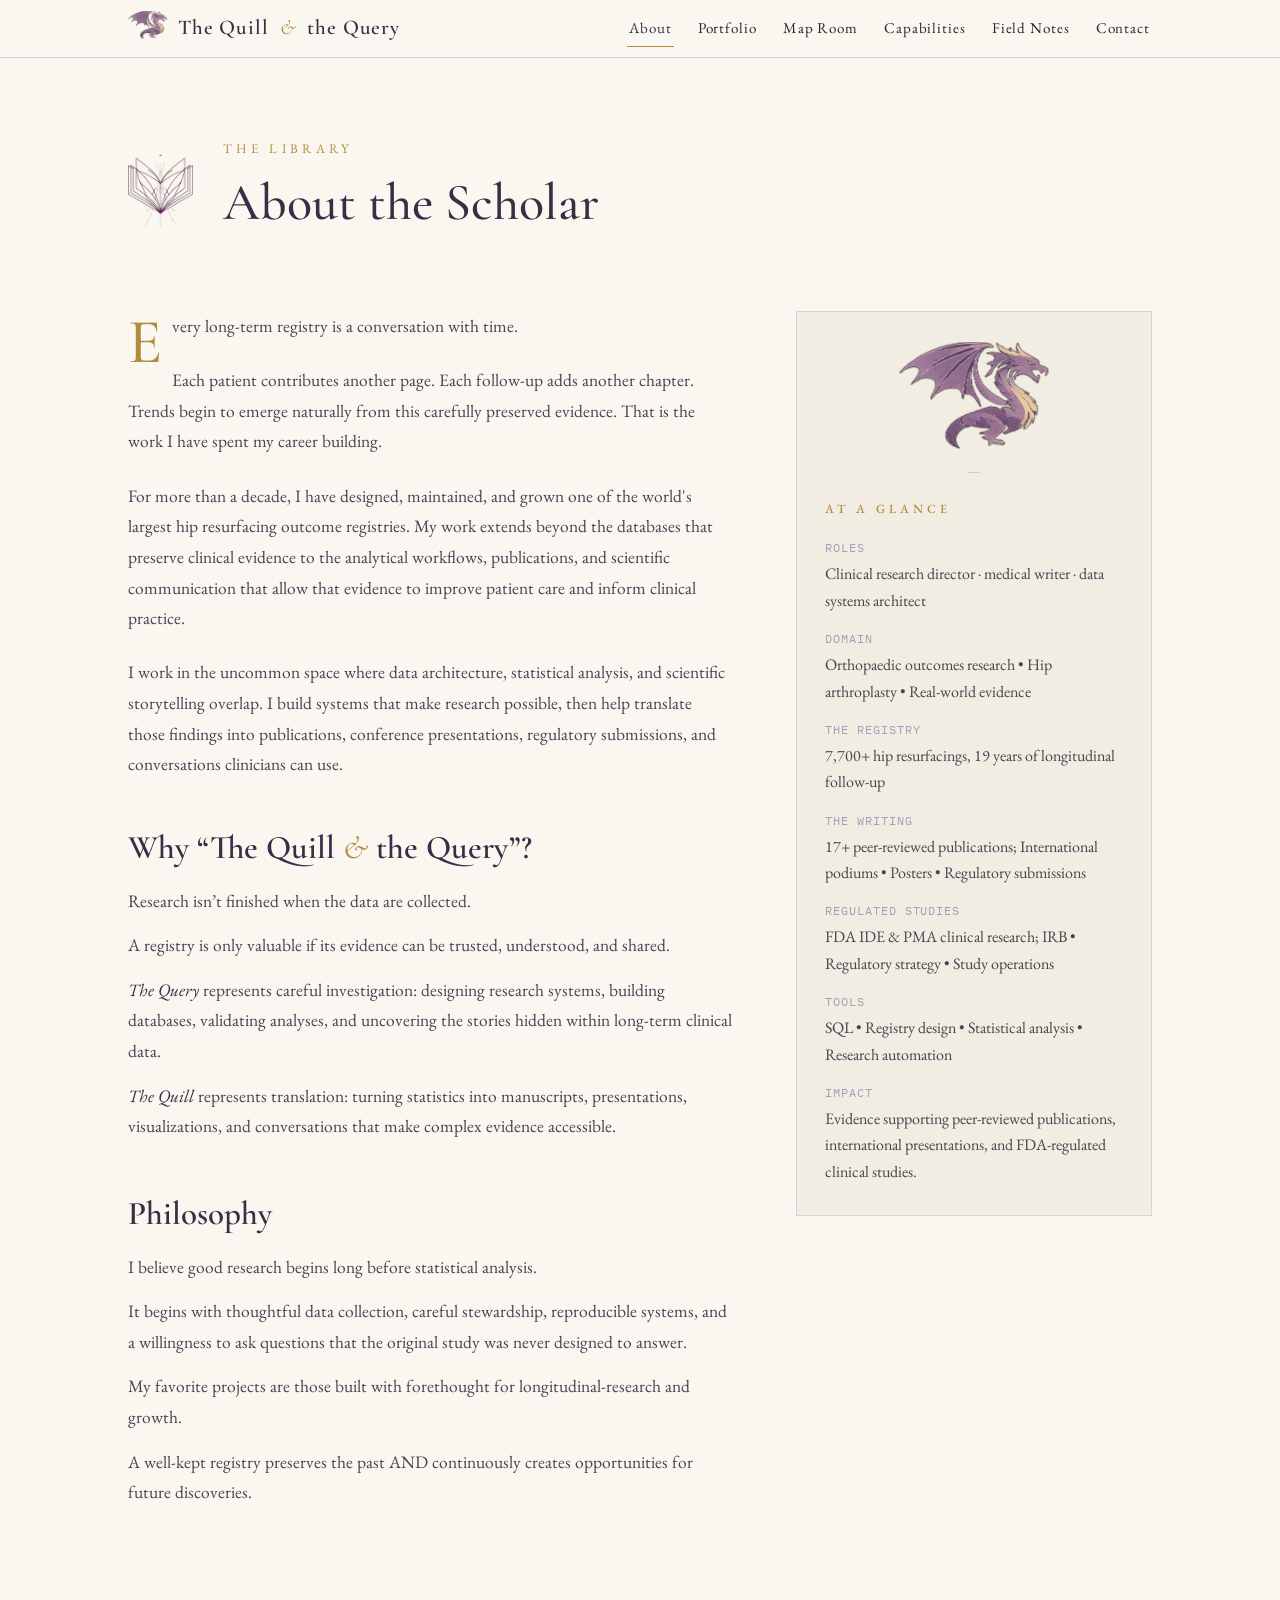
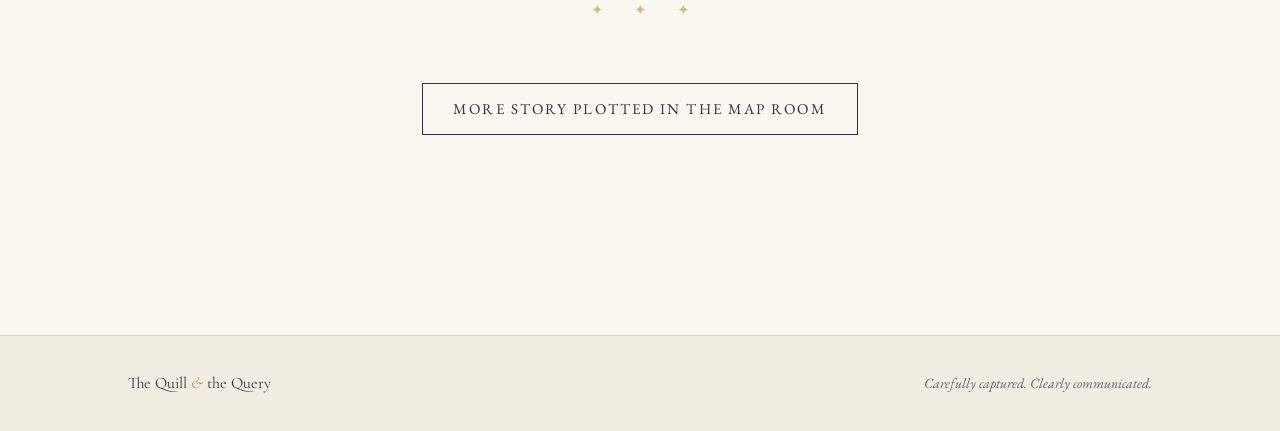
<file: about.html>
<!DOCTYPE html>
<html lang="en">
<head>
  <meta charset="utf-8">
  <meta name="viewport" content="width=device-width, initial-scale=1">
  <title>About - The Quill &amp; the Query</title>
  <meta name="description" content="About the scholar behind the registry - clinical research director, medical writer, and data systems architect.">
  <link rel="icon" href="data:image/svg+xml,%3Csvg xmlns='http://www.w3.org/2000/svg' viewBox='0 0 100 100'%3E%3Ctext y='.9em' font-size='88' fill='%23B08D3E'%3E%E2%9C%A6%3C/text%3E%3C/svg%3E">
  <link rel="preconnect" href="https://fonts.googleapis.com">
  <link rel="preconnect" href="https://fonts.gstatic.com" crossorigin>
  <link href="https://fonts.googleapis.com/css2?family=Cormorant+Garamond:ital,wght@0,400;0,500;0,600;1,400;1,500&family=EB+Garamond:ital,wght@0,400;0,500;1,400&family=IBM+Plex+Mono:wght@400;500&display=swap" rel="stylesheet">
  <link rel="stylesheet" href="css/style.css">
  <script>document.documentElement.classList.add('js');</script>
</head>
<body>
  <a class="skip-link" href="#main">Skip to content</a>

  <header class="site-header">
    <div class="inner">
      <a class="brand" href="index.html"><img class="brand-mark" src="images/quill-icon.png" alt="" aria-hidden="true">The Quill <span class="amp">&amp;</span> the Query</a>
      <nav class="site-nav" aria-label="Primary">
        <a class="navlink active" href="about.html" aria-current="page">About</a>
        <a class="navlink" href="archive.html">Portfolio</a>
        <a class="navlink" href="map-room.html">Map Room</a>
        <a class="navlink" href="capabilities.html">Capabilities</a>
        <a class="navlink" href="field-notes.html">Field Notes</a>
        <a class="navlink" href="contact.html">Contact</a>
      </nav>
    </div>
  </header>

  <main id="main">
    <section class="page-head">
      <img class="page-icon" src="images/icon_book.png" alt="" aria-hidden="true">
      <div class="page-head-text">
      <p class="eyebrow">The Library</p>
      <h1 class="display" style="margin-bottom: 11px;">About the Scholar</h1>
      </div>
    </section>

    <section class="container section-tight section-end" style="padding-top: 32px;">
      <div class="about-grid" style="margin-top: 35px;">
        <div class="about-left">
        <div class="prose">
          <p class="dropcap">
          Every long-term registry is a conversation with time.</p>

<p>Each patient contributes another page. Each follow-up adds another chapter. Trends begin to emerge naturally from this carefully preserved evidence. That is the work I have spent my career building. </p>

<p>For more than a decade, I have designed, maintained, and grown one of the world's largest hip resurfacing outcome registries. My work extends beyond the databases that preserve clinical evidence to the analytical workflows, publications, and scientific communication that allow that evidence to improve patient care and inform clinical practice. </p>
<p> I work in the uncommon space where data architecture, statistical analysis, and scientific storytelling overlap. I build systems that make research possible, then help translate those findings into publications, conference presentations, regulatory submissions, and conversations clinicians can use.

          </p>
        
        </div>
        <div class="about-more">
          <section class="about-block">
            <h2 class="about-block-title">Why &ldquo;The Quill <span class="amp">&amp;</span> the Query&rdquo;?</h2>
            <p>Research isn&rsquo;t finished when the data are collected.</p>
            <p>A registry is only valuable if its evidence can be trusted, understood, and shared.</p>
            <p><em>The Query</em> represents careful investigation: designing research systems, building databases, validating analyses, and uncovering the stories hidden within long-term clinical data.</p>
            <p><em>The Quill</em> represents translation: turning statistics into manuscripts, presentations, visualizations, and conversations that make complex evidence accessible.</p>
          </section>

          <section class="about-block">
            <h2 class="about-block-title">Philosophy</h2>
            <p>I believe good research begins long before statistical analysis.</p>
            <p>It begins with thoughtful data collection, careful stewardship, reproducible systems, and a willingness to ask questions that the original study was never designed to answer.</p>
            <p>My favorite projects are those built with forethought for longitudinal-research and growth.</p>
            <p>A well-kept registry preserves the past AND continuously creates opportunities for future discoveries.</p>
          </section>
        </div>
        </div>

        <aside class="glance" aria-label="At a glance">
          <figure class="art glance-mark" data-missing="[ artwork pending: images/quill-icon.png ]" style="max-width: 150px; margin: 0 auto 26px;">
            <img src="images/quill-icon.png" alt="Munin, the site's dragon mark">
          </figure>
          <h2>At a Glance</h2>
          <dl>
            <div>
              <dt>roles</dt>
              <dd>Clinical research director · medical writer · data systems architect</dd>
            </div>
            <div>
              <dt>domain</dt>
              <dd>Orthopaedic outcomes research • Hip arthroplasty • Real-world evidence</dd>
            </div>
            <div>
              <dt>the registry</dt>
              <dd>7,700+ hip resurfacings,
19 years of longitudinal follow-up</dd>
            </div>
            <div>
              <dt>the writing</dt>
              <dd>17+ peer-reviewed publications;
International podiums • Posters • Regulatory submissions</dd>
            </div>
            <div>
              <dt>regulated studies</dt>
              <dd>FDA IDE & PMA clinical research;
IRB • Regulatory strategy • Study operations</dd>
            </div>
            <div>
              <dt>tools</dt>
              <dd>SQL • Registry design • Statistical analysis • Research automation</dd>
            </div>
            <div>
              <dt>impact</dt>
              <dd>Evidence supporting peer-reviewed publications, international presentations, and FDA-regulated clinical studies.</dd>
            </div>
          </dl>
        </aside>
      </div>

      <p class="divider" style="margin-top: 90px;" aria-hidden="true">✦ ✦ ✦</p>

      <div style="text-align: center; margin-top: 60px;">
        <a class="cta" href="map-room.html">More story plotted in the Map Room</a>
      </div>
    </section>
  </main>

  <footer class="site-footer">
    <div class="inner">
      <a class="brand-small" href="index.html">The Quill <span style="color: var(--gold); font-style: italic;">&amp;</span> the Query</a>
      <span class="tagline">Carefully captured. Clearly communicated.</span>
    </div>
  </footer>

  <script src="js/main.js" defer></script>
</body>
</html>
</file>
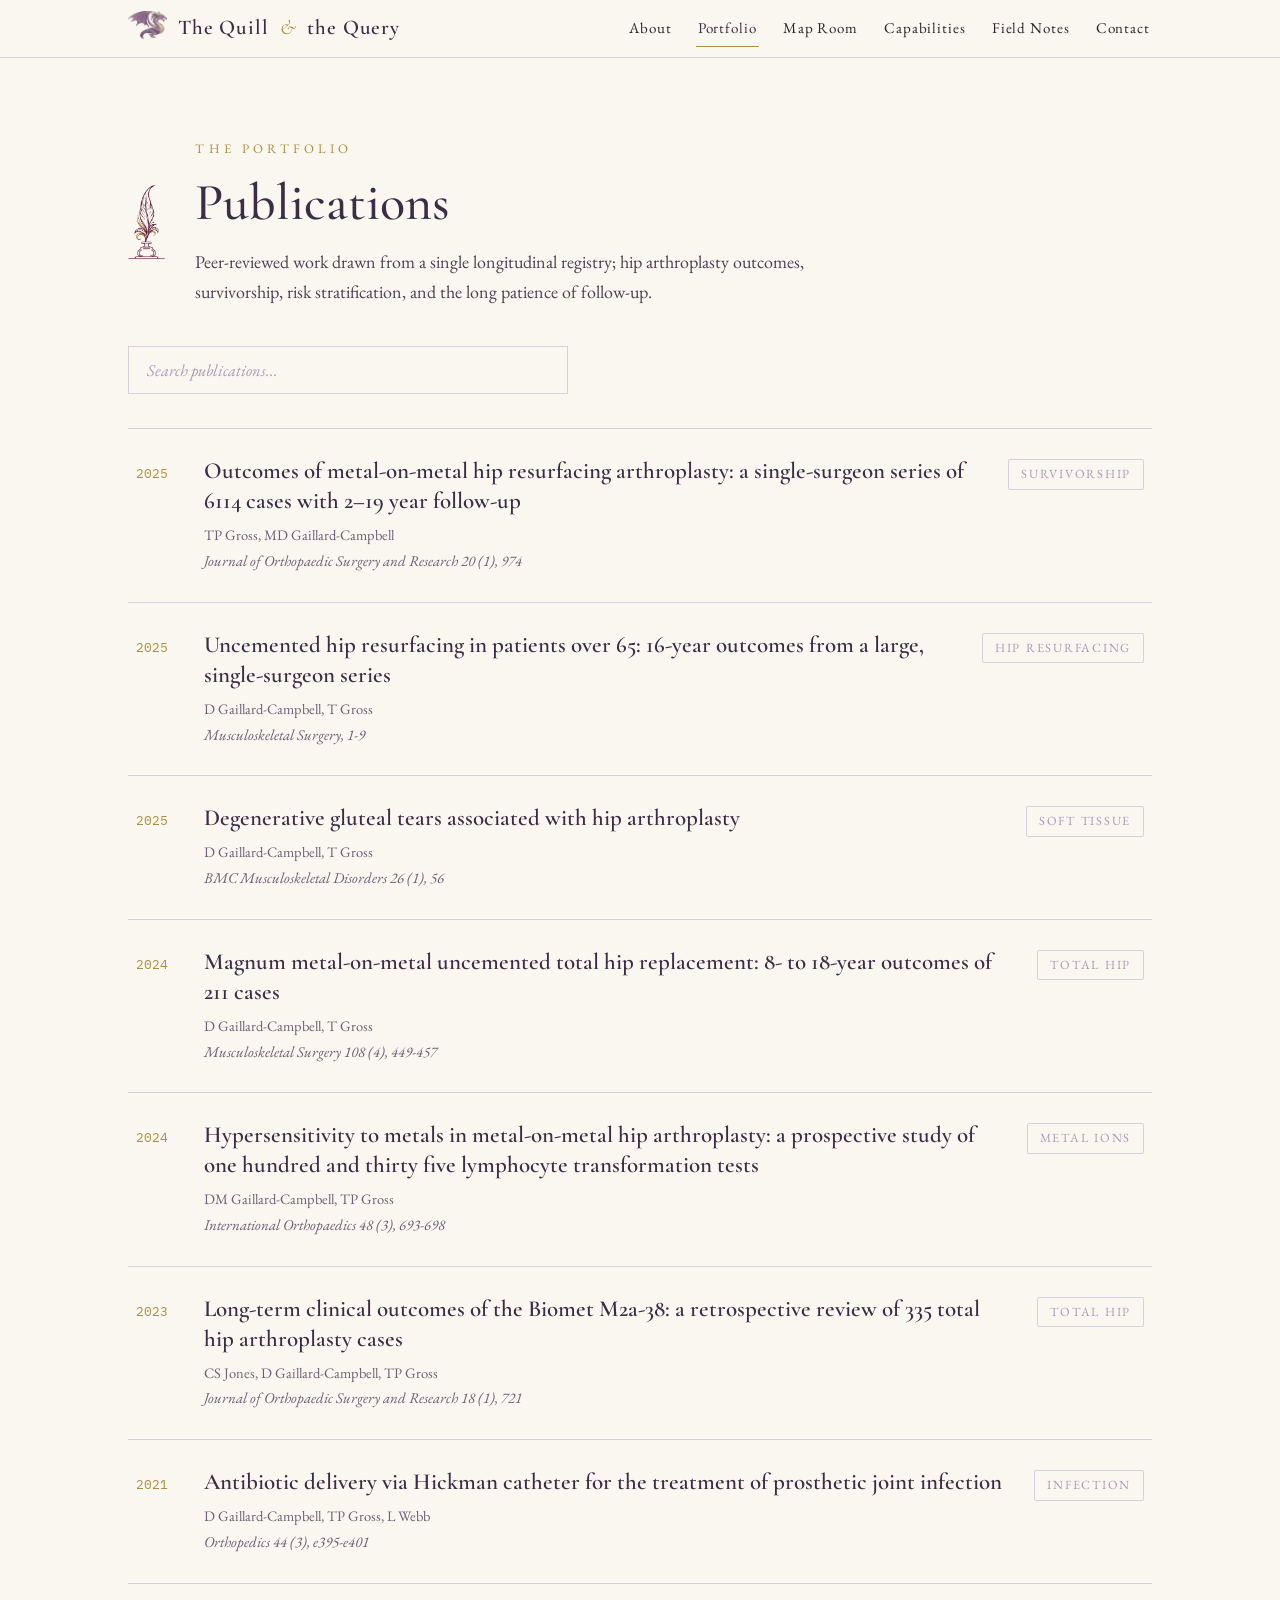
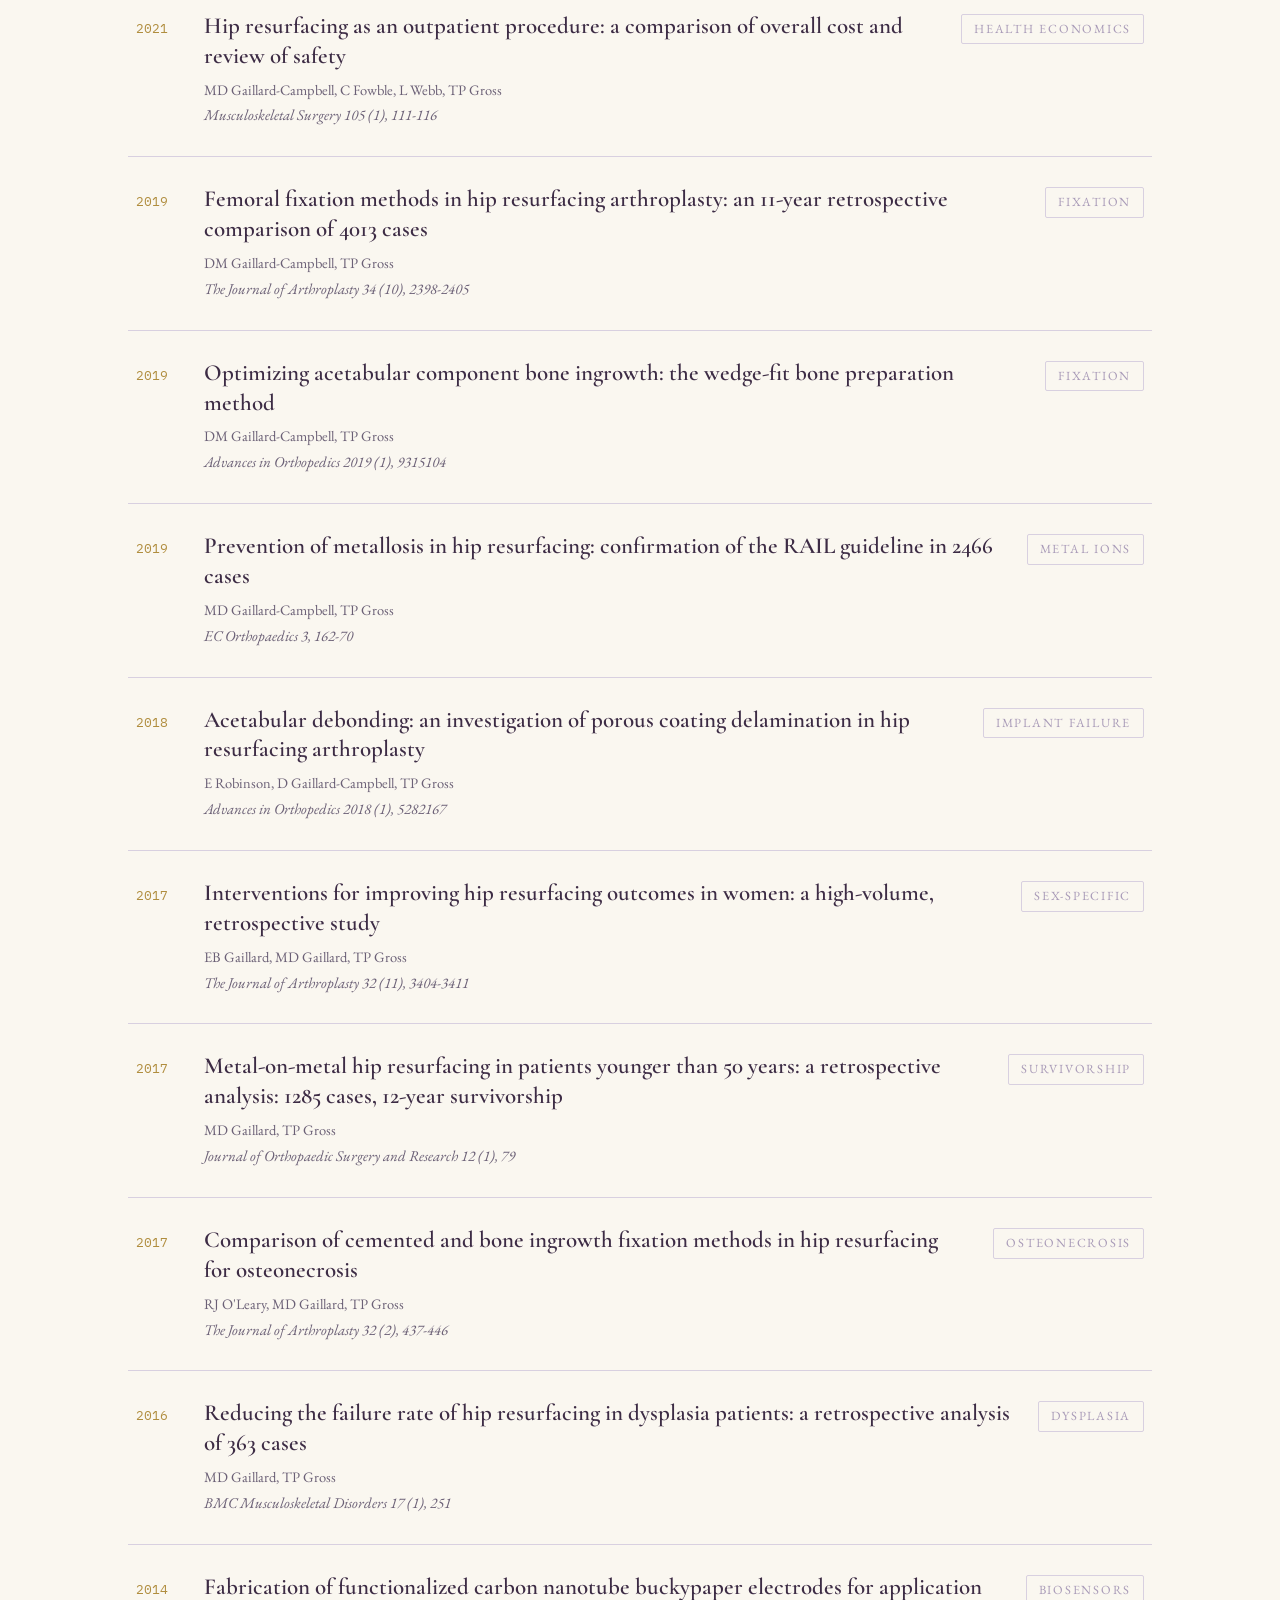
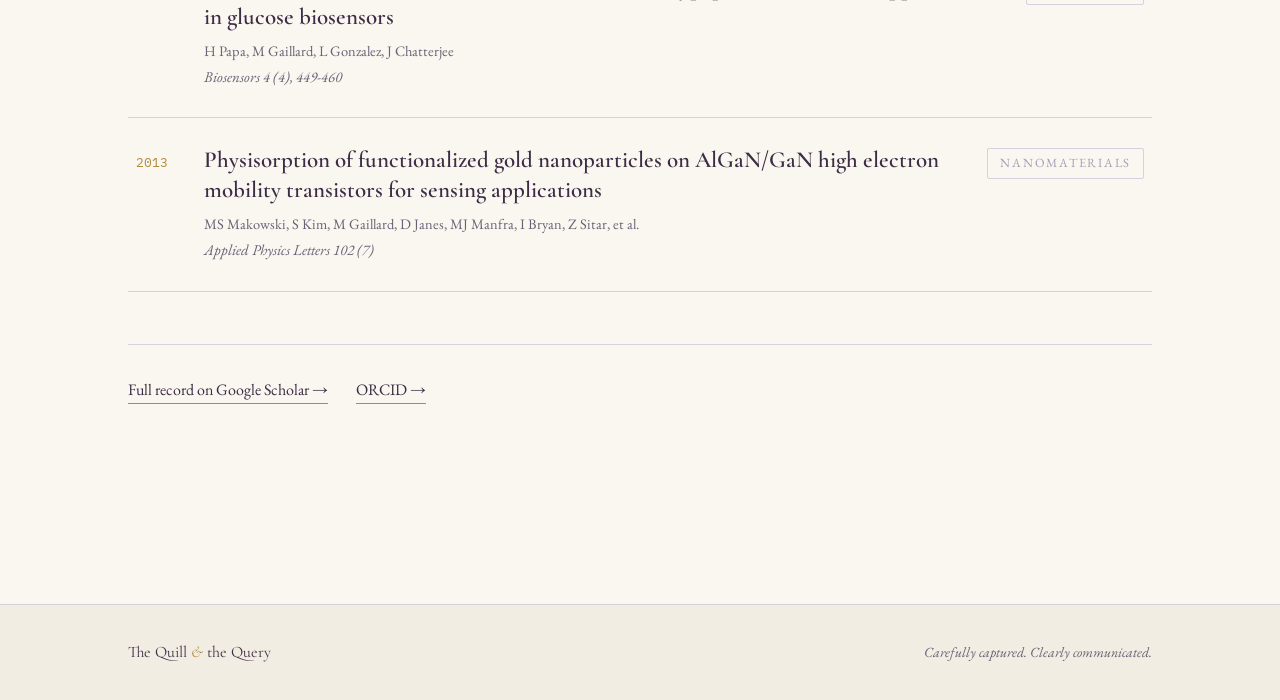
<file: archive.html>
<!DOCTYPE html>
<html lang="en">
<head>
  <meta charset="utf-8">
  <meta name="viewport" content="width=device-width, initial-scale=1">
  <title>Portfolio - The Quill &amp; the Query</title>
  <meta name="description" content="Peer-reviewed publications drawn from a single longitudinal orthopedic registry - survivorship, risk stratification, and the long patience of follow-up.">
  <link rel="icon" href="data:image/svg+xml,%3Csvg xmlns='http://www.w3.org/2000/svg' viewBox='0 0 100 100'%3E%3Ctext y='.9em' font-size='88' fill='%23B08D3E'%3E%E2%9C%A6%3C/text%3E%3C/svg%3E">
  <link rel="preconnect" href="https://fonts.googleapis.com">
  <link rel="preconnect" href="https://fonts.gstatic.com" crossorigin>
  <link href="https://fonts.googleapis.com/css2?family=Cormorant+Garamond:ital,wght@0,400;0,500;0,600;1,400;1,500&family=EB+Garamond:ital,wght@0,400;0,500;1,400&family=IBM+Plex+Mono:wght@400;500&display=swap" rel="stylesheet">
  <link rel="stylesheet" href="css/style.css">
  <script>document.documentElement.classList.add('js');</script>
</head>
<body>
  <a class="skip-link" href="#main">Skip to content</a>

  <header class="site-header">
    <div class="inner">
      <a class="brand" href="index.html"><img class="brand-mark" src="images/quill-icon.png" alt="" aria-hidden="true">The Quill <span class="amp">&amp;</span> the Query</a>
      <nav class="site-nav" aria-label="Primary">
        <a class="navlink" href="about.html">About</a>
        <a class="navlink active" href="archive.html" aria-current="page">Portfolio</a>
        <a class="navlink" href="map-room.html">Map Room</a>
        <a class="navlink" href="capabilities.html">Capabilities</a>
        <a class="navlink" href="field-notes.html">Field Notes</a>
        <a class="navlink" href="contact.html">Contact</a>
      </nav>
    </div>
  </header>

  <main id="main">
    <section class="page-head">
      <img class="page-icon" src="images/icon_quill.png" alt="" aria-hidden="true">
      <div class="page-head-text">
      <p class="eyebrow">The Portfolio</p>
      <h1 class="display">Publications</h1>
      <p class="lede">
        Peer-reviewed work drawn from a single longitudinal registry; hip
        arthroplasty outcomes, survivorship, risk stratification, and the long
        patience of follow-up.
      </p>
      </div>
    </section>

    <section class="container section-tight section-end">
      <div style="margin-bottom: 34px;">
        <input id="archive-search" class="archive-search" type="search" placeholder="Search publications..." aria-label="Search publications">
        <p id="search-empty" class="mono-note" style="margin-top: 14px;" hidden>no scrolls match; try another term</p>
      </div>
      <div class="publist">
        <article class="pubcard" tabindex="0">
          <div class="row">
            <span class="pub-year">2025</span>
            <div class="pub-main">
              <h3 class="pub-title">Outcomes of metal-on-metal hip resurfacing arthroplasty: a single-surgeon series of 6114 cases with 2–19 year follow-up</h3>
              <div class="pub-authors">TP Gross, MD Gaillard-Campbell</div>
              <div class="pub-journal">Journal of Orthopaedic Surgery and Research 20 (1), 974</div>
            </div>
            <span class="pub-tag">Survivorship</span>
          </div>
        </article>
        <article class="pubcard" tabindex="0">
          <div class="row">
            <span class="pub-year">2025</span>
            <div class="pub-main">
              <h3 class="pub-title">Uncemented hip resurfacing in patients over 65: 16-year outcomes from a large, single-surgeon series</h3>
              <div class="pub-authors">D Gaillard-Campbell, T Gross</div>
              <div class="pub-journal">Musculoskeletal Surgery, 1-9</div>
            </div>
            <span class="pub-tag">Hip Resurfacing</span>
          </div>
        </article>
        <article class="pubcard" tabindex="0">
          <div class="row">
            <span class="pub-year">2025</span>
            <div class="pub-main">
              <h3 class="pub-title">Degenerative gluteal tears associated with hip arthroplasty</h3>
              <div class="pub-authors">D Gaillard-Campbell, T Gross</div>
              <div class="pub-journal">BMC Musculoskeletal Disorders 26 (1), 56</div>
            </div>
            <span class="pub-tag">Soft Tissue</span>
          </div>
        </article>
        <article class="pubcard" tabindex="0">
          <div class="row">
            <span class="pub-year">2024</span>
            <div class="pub-main">
              <h3 class="pub-title">Magnum metal-on-metal uncemented total hip replacement: 8- to 18-year outcomes of 211 cases</h3>
              <div class="pub-authors">D Gaillard-Campbell, T Gross</div>
              <div class="pub-journal">Musculoskeletal Surgery 108 (4), 449-457</div>
            </div>
            <span class="pub-tag">Total Hip</span>
          </div>
        </article>
        <article class="pubcard" tabindex="0">
          <div class="row">
            <span class="pub-year">2024</span>
            <div class="pub-main">
              <h3 class="pub-title">Hypersensitivity to metals in metal-on-metal hip arthroplasty: a prospective study of one hundred and thirty five lymphocyte transformation tests</h3>
              <div class="pub-authors">DM Gaillard-Campbell, TP Gross</div>
              <div class="pub-journal">International Orthopaedics 48 (3), 693-698</div>
            </div>
            <span class="pub-tag">Metal Ions</span>
          </div>
        </article>
        <article class="pubcard" tabindex="0">
          <div class="row">
            <span class="pub-year">2023</span>
            <div class="pub-main">
              <h3 class="pub-title">Long-term clinical outcomes of the Biomet M2a-38: a retrospective review of 335 total hip arthroplasty cases</h3>
              <div class="pub-authors">CS Jones, D Gaillard-Campbell, TP Gross</div>
              <div class="pub-journal">Journal of Orthopaedic Surgery and Research 18 (1), 721</div>
            </div>
            <span class="pub-tag">Total Hip</span>
          </div>
        </article>
        <article class="pubcard" tabindex="0">
          <div class="row">
            <span class="pub-year">2021</span>
            <div class="pub-main">
              <h3 class="pub-title">Antibiotic delivery via Hickman catheter for the treatment of prosthetic joint infection</h3>
              <div class="pub-authors">D Gaillard-Campbell, TP Gross, L Webb</div>
              <div class="pub-journal">Orthopedics 44 (3), e395-e401</div>
            </div>
            <span class="pub-tag">Infection</span>
          </div>
        </article>
        <article class="pubcard" tabindex="0">
          <div class="row">
            <span class="pub-year">2021</span>
            <div class="pub-main">
              <h3 class="pub-title">Hip resurfacing as an outpatient procedure: a comparison of overall cost and review of safety</h3>
              <div class="pub-authors">MD Gaillard-Campbell, C Fowble, L Webb, TP Gross</div>
              <div class="pub-journal">Musculoskeletal Surgery 105 (1), 111-116</div>
            </div>
            <span class="pub-tag">Health Economics</span>
          </div>
        </article>
        <article class="pubcard" tabindex="0">
          <div class="row">
            <span class="pub-year">2019</span>
            <div class="pub-main">
              <h3 class="pub-title">Femoral fixation methods in hip resurfacing arthroplasty: an 11-year retrospective comparison of 4013 cases</h3>
              <div class="pub-authors">DM Gaillard-Campbell, TP Gross</div>
              <div class="pub-journal">The Journal of Arthroplasty 34 (10), 2398-2405</div>
            </div>
            <span class="pub-tag">Fixation</span>
          </div>
        </article>
        <article class="pubcard" tabindex="0">
          <div class="row">
            <span class="pub-year">2019</span>
            <div class="pub-main">
              <h3 class="pub-title">Optimizing acetabular component bone ingrowth: the wedge-fit bone preparation method</h3>
              <div class="pub-authors">DM Gaillard-Campbell, TP Gross</div>
              <div class="pub-journal">Advances in Orthopedics 2019 (1), 9315104</div>
            </div>
            <span class="pub-tag">Fixation</span>
          </div>
        </article>
        <article class="pubcard" tabindex="0">
          <div class="row">
            <span class="pub-year">2019</span>
            <div class="pub-main">
              <h3 class="pub-title">Prevention of metallosis in hip resurfacing: confirmation of the RAIL guideline in 2466 cases</h3>
              <div class="pub-authors">MD Gaillard-Campbell, TP Gross</div>
              <div class="pub-journal">EC Orthopaedics 3, 162-70</div>
            </div>
            <span class="pub-tag">Metal Ions</span>
          </div>
        </article>
        <article class="pubcard" tabindex="0">
          <div class="row">
            <span class="pub-year">2018</span>
            <div class="pub-main">
              <h3 class="pub-title">Acetabular debonding: an investigation of porous coating delamination in hip resurfacing arthroplasty</h3>
              <div class="pub-authors">E Robinson, D Gaillard-Campbell, TP Gross</div>
              <div class="pub-journal">Advances in Orthopedics 2018 (1), 5282167</div>
            </div>
            <span class="pub-tag">Implant Failure</span>
          </div>
        </article>
        <article class="pubcard" tabindex="0">
          <div class="row">
            <span class="pub-year">2017</span>
            <div class="pub-main">
              <h3 class="pub-title">Interventions for improving hip resurfacing outcomes in women: a high-volume, retrospective study</h3>
              <div class="pub-authors">EB Gaillard, MD Gaillard, TP Gross</div>
              <div class="pub-journal">The Journal of Arthroplasty 32 (11), 3404-3411</div>
            </div>
            <span class="pub-tag">Sex-Specific</span>
          </div>
        </article>
        <article class="pubcard" tabindex="0">
          <div class="row">
            <span class="pub-year">2017</span>
            <div class="pub-main">
              <h3 class="pub-title">Metal-on-metal hip resurfacing in patients younger than 50 years: a retrospective analysis: 1285 cases, 12-year survivorship</h3>
              <div class="pub-authors">MD Gaillard, TP Gross</div>
              <div class="pub-journal">Journal of Orthopaedic Surgery and Research 12 (1), 79</div>
            </div>
            <span class="pub-tag">Survivorship</span>
          </div>
        </article>
        <article class="pubcard" tabindex="0">
          <div class="row">
            <span class="pub-year">2017</span>
            <div class="pub-main">
              <h3 class="pub-title">Comparison of cemented and bone ingrowth fixation methods in hip resurfacing for osteonecrosis</h3>
              <div class="pub-authors">RJ O&#x27;Leary, MD Gaillard, TP Gross</div>
              <div class="pub-journal">The Journal of Arthroplasty 32 (2), 437-446</div>
            </div>
            <span class="pub-tag">Osteonecrosis</span>
          </div>
        </article>
        <article class="pubcard" tabindex="0">
          <div class="row">
            <span class="pub-year">2016</span>
            <div class="pub-main">
              <h3 class="pub-title">Reducing the failure rate of hip resurfacing in dysplasia patients: a retrospective analysis of 363 cases</h3>
              <div class="pub-authors">MD Gaillard, TP Gross</div>
              <div class="pub-journal">BMC Musculoskeletal Disorders 17 (1), 251</div>
            </div>
            <span class="pub-tag">Dysplasia</span>
          </div>
        </article>
        <article class="pubcard" tabindex="0">
          <div class="row">
            <span class="pub-year">2014</span>
            <div class="pub-main">
              <h3 class="pub-title">Fabrication of functionalized carbon nanotube buckypaper electrodes for application in glucose biosensors</h3>
              <div class="pub-authors">H Papa, M Gaillard, L Gonzalez, J Chatterjee</div>
              <div class="pub-journal">Biosensors 4 (4), 449-460</div>
            </div>
            <span class="pub-tag">Biosensors</span>
          </div>
        </article>
        <article class="pubcard publist-end" tabindex="0">
          <div class="row">
            <span class="pub-year">2013</span>
            <div class="pub-main">
              <h3 class="pub-title">Physisorption of functionalized gold nanoparticles on AlGaN/GaN high electron mobility transistors for sensing applications</h3>
              <div class="pub-authors">MS Makowski, S Kim, M Gaillard, D Janes, MJ Manfra, I Bryan, Z Sitar, et al.</div>
              <div class="pub-journal">Applied Physics Letters 102 (7)</div>
            </div>
            <span class="pub-tag">Nanomaterials</span>
          </div>
        </article>
      </div>

      <div class="contact-links" style="justify-content: flex-start; text-align: left;">
        <a class="text-link" href="https://scholar.google.com/citations?hl=en&amp;user=JeiP3HUAAAAJ" target="_blank" rel="noreferrer">Full record on Google Scholar&nbsp;→</a>
        <a class="text-link" href="https://orcid.org/0000-0002-1921-8013" target="_blank" rel="noreferrer">ORCID&nbsp;→</a>
      </div>
    </section>
  </main>

  <footer class="site-footer">
    <div class="inner">
      <a class="brand-small" href="index.html">The Quill <span style="color: var(--gold); font-style: italic;">&amp;</span> the Query</a>
      <span class="tagline">Carefully captured. Clearly communicated.</span>
    </div>
  </footer>

  <script src="js/main.js" defer></script>
</body>
</html>
</file>
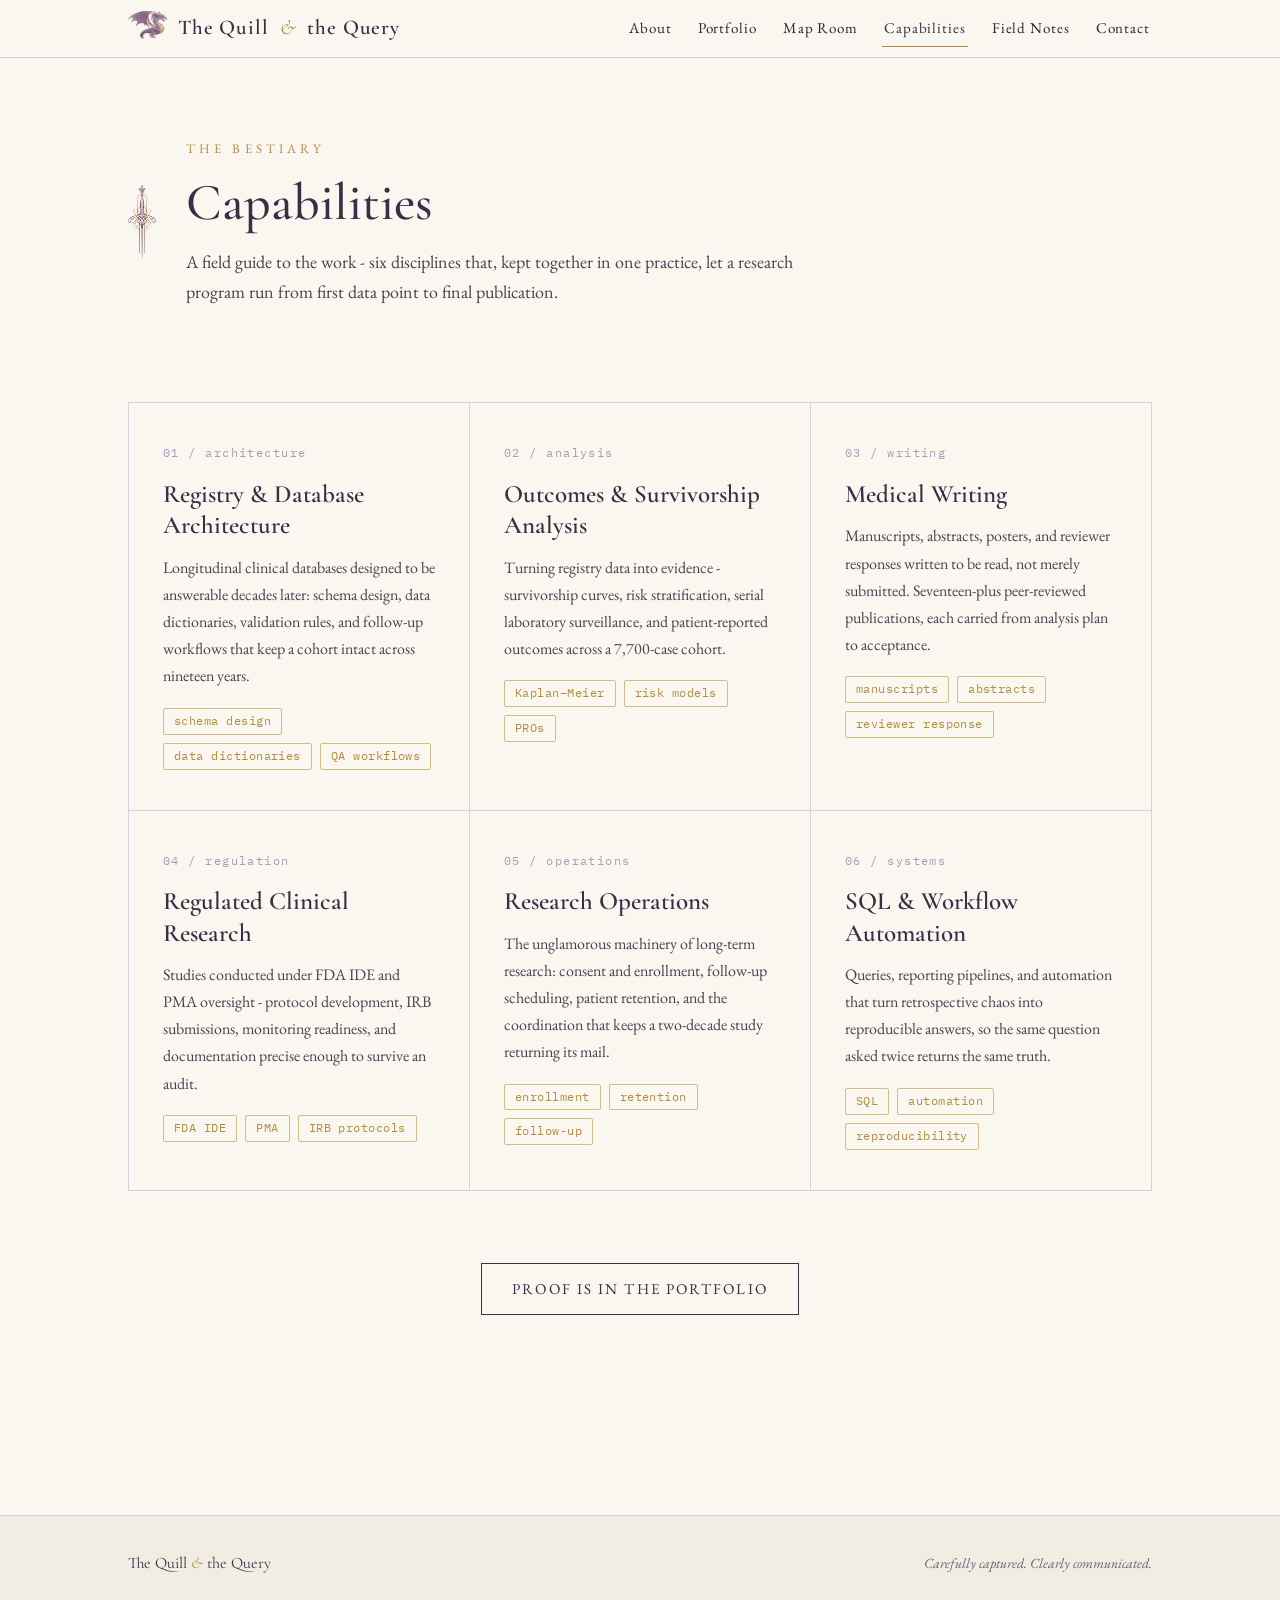
<file: capabilities.html>
<!DOCTYPE html>
<html lang="en">
<head>
  <meta charset="utf-8">
  <meta name="viewport" content="width=device-width, initial-scale=1">
  <title>Capabilities - The Quill &amp; the Query</title>
  <meta name="description" content="Capabilities across clinical research operations, registry architecture, medical writing, regulatory research, outcomes analysis, and workflow automation.">
  <link rel="icon" href="data:image/svg+xml,%3Csvg xmlns='http://www.w3.org/2000/svg' viewBox='0 0 100 100'%3E%3Ctext y='.9em' font-size='88' fill='%23B08D3E'%3E%E2%9C%A6%3C/text%3E%3C/svg%3E">
  <link rel="preconnect" href="https://fonts.googleapis.com">
  <link rel="preconnect" href="https://fonts.gstatic.com" crossorigin>
  <link href="https://fonts.googleapis.com/css2?family=Cormorant+Garamond:ital,wght@0,400;0,500;0,600;1,400;1,500&family=EB+Garamond:ital,wght@0,400;0,500;1,400&family=IBM+Plex+Mono:wght@400;500&display=swap" rel="stylesheet">
  <link rel="stylesheet" href="css/style.css">
  <script>document.documentElement.classList.add('js');</script>
</head>
<body>
  <a class="skip-link" href="#main">Skip to content</a>

  <header class="site-header">
    <div class="inner">
      <a class="brand" href="index.html"><img class="brand-mark" src="images/quill-icon.png" alt="" aria-hidden="true">The Quill <span class="amp">&amp;</span> the Query</a>
      <nav class="site-nav" aria-label="Primary">
        <a class="navlink" href="about.html">About</a>
        <a class="navlink" href="archive.html">Portfolio</a>
        <a class="navlink" href="map-room.html">Map Room</a>
        <a class="navlink active" href="capabilities.html" aria-current="page">Capabilities</a>
        <a class="navlink" href="field-notes.html">Field Notes</a>
        <a class="navlink" href="contact.html">Contact</a>
      </nav>
    </div>
  </header>

  <main id="main">
    <section class="page-head">
      <img class="page-icon" src="images/icon_sword.png" alt="" aria-hidden="true">
      <div class="page-head-text">
      <p class="eyebrow">The Bestiary</p>
      <h1 class="display">Capabilities</h1>
      <p class="lede">
        A field guide to the work - six disciplines that, kept together in one
        practice, let a research program run from first data point to final
        publication.
      </p>
      </div>
    </section>

    <section class="container section-tight section-end">
      <div class="cap-grid">
        <div class="cap-cell">
          <div class="cap-index">01 / architecture</div>
          <h3>Registry &amp; Database Architecture</h3>
          <p>
            Longitudinal clinical databases designed to be answerable decades
            later: schema design, data dictionaries, validation rules, and
            follow-up workflows that keep a cohort intact across nineteen years.
          </p>
          <div class="cap-tags">
            <span>schema design</span><span>data dictionaries</span><span>QA workflows</span>
          </div>
        </div>

        <div class="cap-cell">
          <div class="cap-index">02 / analysis</div>
          <h3>Outcomes &amp; Survivorship Analysis</h3>
          <p>
            Turning registry data into evidence - survivorship curves, risk
            stratification, serial laboratory surveillance, and patient-reported
            outcomes across a 7,700-case cohort.
          </p>
          <div class="cap-tags">
            <span>Kaplan–Meier</span><span>risk models</span><span>PROs</span>
          </div>
        </div>

        <div class="cap-cell">
          <div class="cap-index">03 / writing</div>
          <h3>Medical Writing</h3>
          <p>
            Manuscripts, abstracts, posters, and reviewer responses written to
            be read, not merely submitted. Seventeen-plus peer-reviewed
            publications, each carried from analysis plan to acceptance.
          </p>
          <div class="cap-tags">
            <span>manuscripts</span><span>abstracts</span><span>reviewer response</span>
          </div>
        </div>

        <div class="cap-cell">
          <div class="cap-index">04 / regulation</div>
          <h3>Regulated Clinical Research</h3>
          <p>
            Studies conducted under FDA IDE and PMA oversight - protocol
            development, IRB submissions, monitoring readiness, and
            documentation precise enough to survive an audit.
          </p>
          <div class="cap-tags">
            <span>FDA IDE</span><span>PMA</span><span>IRB protocols</span>
          </div>
        </div>

        <div class="cap-cell">
          <div class="cap-index">05 / operations</div>
          <h3>Research Operations</h3>
          <p>
            The unglamorous machinery of long-term research: consent and
            enrollment, follow-up scheduling, patient retention, and the
            coordination that keeps a two-decade study returning its mail.
          </p>
          <div class="cap-tags">
            <span>enrollment</span><span>retention</span><span>follow-up</span>
          </div>
        </div>

        <div class="cap-cell">
          <div class="cap-index">06 / systems</div>
          <h3>SQL &amp; Workflow Automation</h3>
          <p>
            Queries, reporting pipelines, and automation that turn
            retrospective chaos into reproducible answers, so the same
            question asked twice returns the same truth.
          </p>
          <div class="cap-tags">
            <span>SQL</span><span>automation</span><span>reproducibility</span>
          </div>
        </div>
      </div>

      <div style="text-align: center; margin-top: 72px;">
        <a class="cta" href="archive.html">Proof is in the Portfolio</a>
      </div>
    </section>
  </main>

  <footer class="site-footer">
    <div class="inner">
      <a class="brand-small" href="index.html">The Quill <span style="color: var(--gold); font-style: italic;">&amp;</span> the Query</a>
      <span class="tagline">Carefully captured. Clearly communicated.</span>
    </div>
  </footer>

  <script src="js/main.js" defer></script>
</body>
</html>
</file>
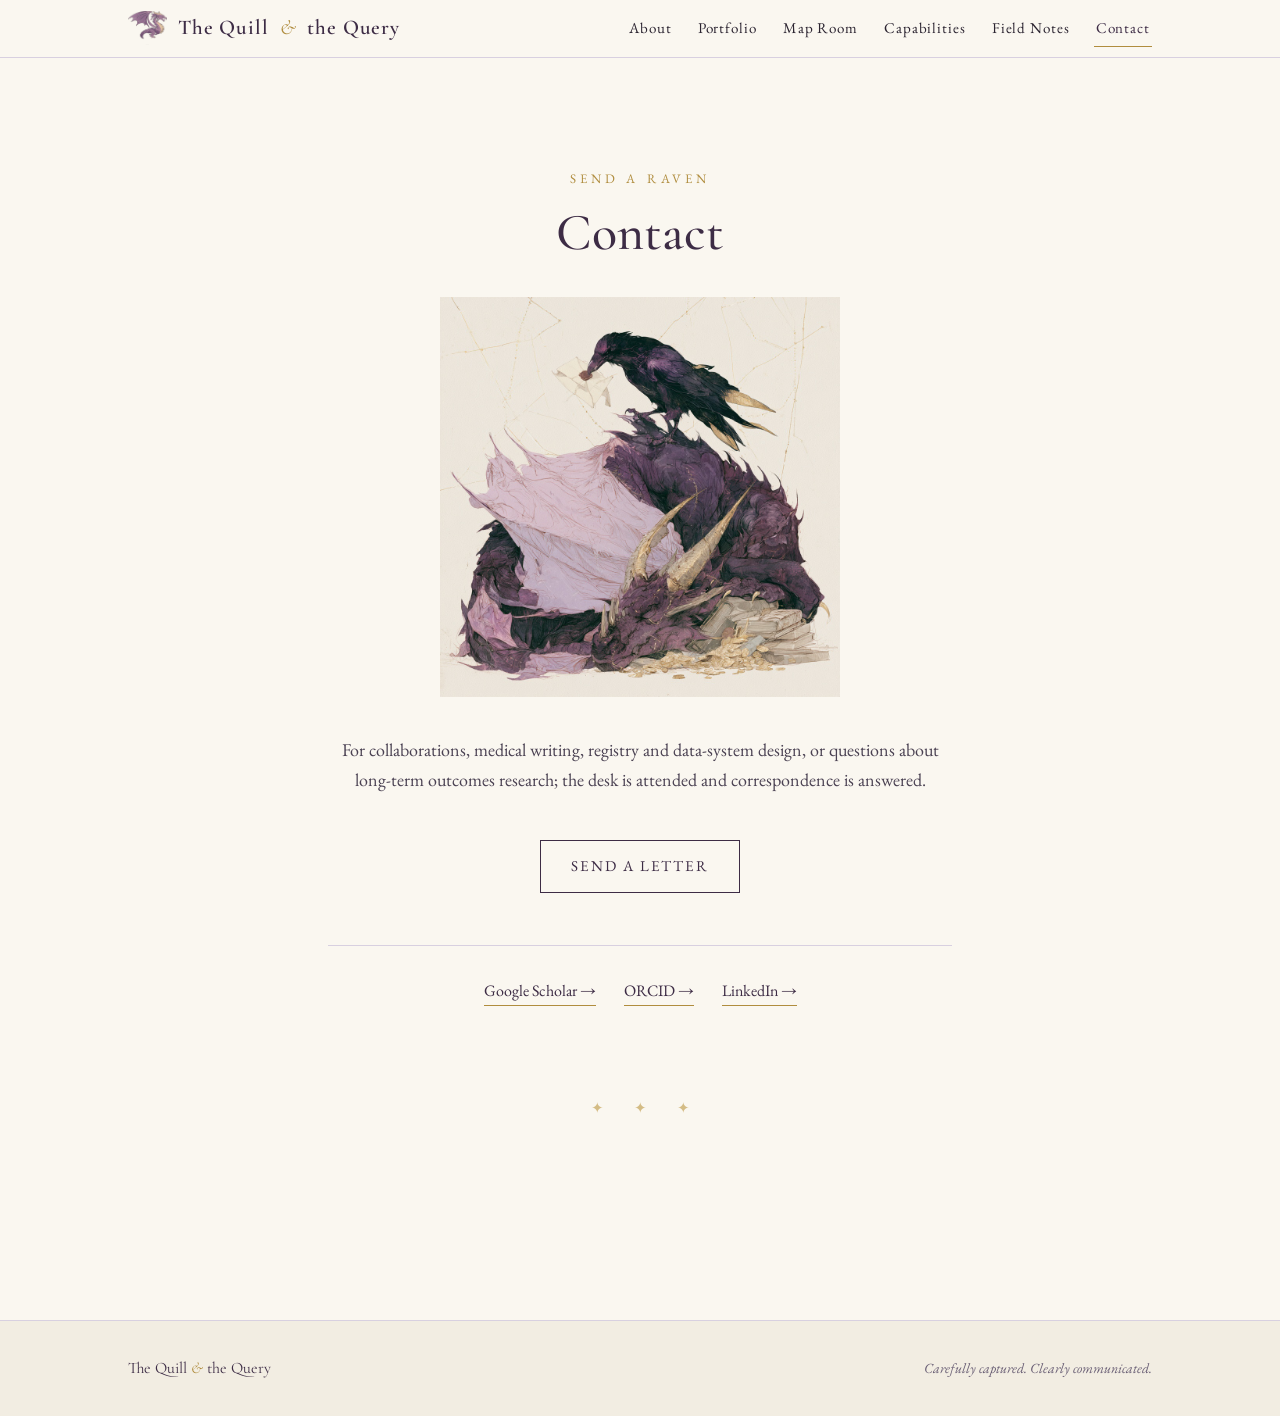
<file: contact.html>
<!DOCTYPE html>
<html lang="en">
<head>
  <meta charset="utf-8">
  <meta name="viewport" content="width=device-width, initial-scale=1">
  <title>Contact - The Quill &amp; the Query</title>
  <meta name="description" content="Get in touch about collaborations, medical writing, registry design, or long-term outcomes research.">
  <link rel="icon" href="data:image/svg+xml,%3Csvg xmlns='http://www.w3.org/2000/svg' viewBox='0 0 100 100'%3E%3Ctext y='.9em' font-size='88' fill='%23B08D3E'%3E%E2%9C%A6%3C/text%3E%3C/svg%3E">
  <link rel="preconnect" href="https://fonts.googleapis.com">
  <link rel="preconnect" href="https://fonts.gstatic.com" crossorigin>
  <link href="https://fonts.googleapis.com/css2?family=Cormorant+Garamond:ital,wght@0,400;0,500;0,600;1,400;1,500&family=EB+Garamond:ital,wght@0,400;0,500;1,400&family=IBM+Plex+Mono:wght@400;500&display=swap" rel="stylesheet">
  <link rel="stylesheet" href="css/style.css">
  <script>document.documentElement.classList.add('js');</script>
</head>
<body>
  <a class="skip-link" href="#main">Skip to content</a>

  <header class="site-header">
    <div class="inner">
      <a class="brand" href="index.html"><img class="brand-mark" src="images/quill-icon.png" alt="" aria-hidden="true">The Quill <span class="amp">&amp;</span> the Query</a>
      <nav class="site-nav" aria-label="Primary">
        <a class="navlink" href="about.html">About</a>
        <a class="navlink" href="archive.html">Portfolio</a>
        <a class="navlink" href="map-room.html">Map Room</a>
        <a class="navlink" href="capabilities.html">Capabilities</a>
        <a class="navlink" href="field-notes.html">Field Notes</a>
        <a class="navlink active" href="contact.html" aria-current="page">Contact</a>
      </nav>
    </div>
  </header>

  <main id="main">
    <section class="section" style="padding-top: 110px;">
      <div class="contact-wrap container">
        <p class="eyebrow">Send a Raven</p>
        <h1 class="display">Contact</h1>
        <figure class="art" data-missing="[ artwork pending: images/raven-dragon.png ]" style="max-width: 400px; margin: 34px auto 38px;">
          <img src="images/raven-dragon.png" alt="Watercolor of the raven Quill delivering a sealed letter, perched on the sleeping dragon Munin guarding books and coins">
        </figure>
        <p class="lede" style="margin: 0 auto;">
          For collaborations, medical writing, registry and data-system design,
          or questions about long-term outcomes research; the desk is attended
          and correspondence is answered.
        </p>

        <div style="margin-top: 46px;">
          <a class="cta" href="mailto:danigaillardcampbell@gmail.com">Send a Letter</a>
        </div>
  

        <div class="contact-links">
          <a class="text-link" href="https://scholar.google.com/citations?hl=en&amp;user=JeiP3HUAAAAJ" target="_blank" rel="noreferrer">Google Scholar&nbsp;→</a>
         <a class="text-link" href="https://orcid.org/0000-0002-1921-8013" target="_blank" rel="noreferrer">ORCID&nbsp;→</a>
          <a class="text-link" href="https://www.linkedin.com/in/dani-gaillard-campbell/" target="_blank" rel="noreferrer">LinkedIn&nbsp;→</a>
        </div>

        <p class="divider" style="margin-top: 90px;" aria-hidden="true">✦ ✦ ✦</p>

      </div>
    </section>
    <div class="section-end"></div>
  </main>

  <footer class="site-footer">
    <div class="inner">
      <a class="brand-small" href="index.html">The Quill <span style="color: var(--gold); font-style: italic;">&amp;</span> the Query</a>
      <span class="tagline">Carefully captured. Clearly communicated.</span>
    </div>
  </footer>

  <script src="js/main.js" defer></script>
</body>
</html>
</file>
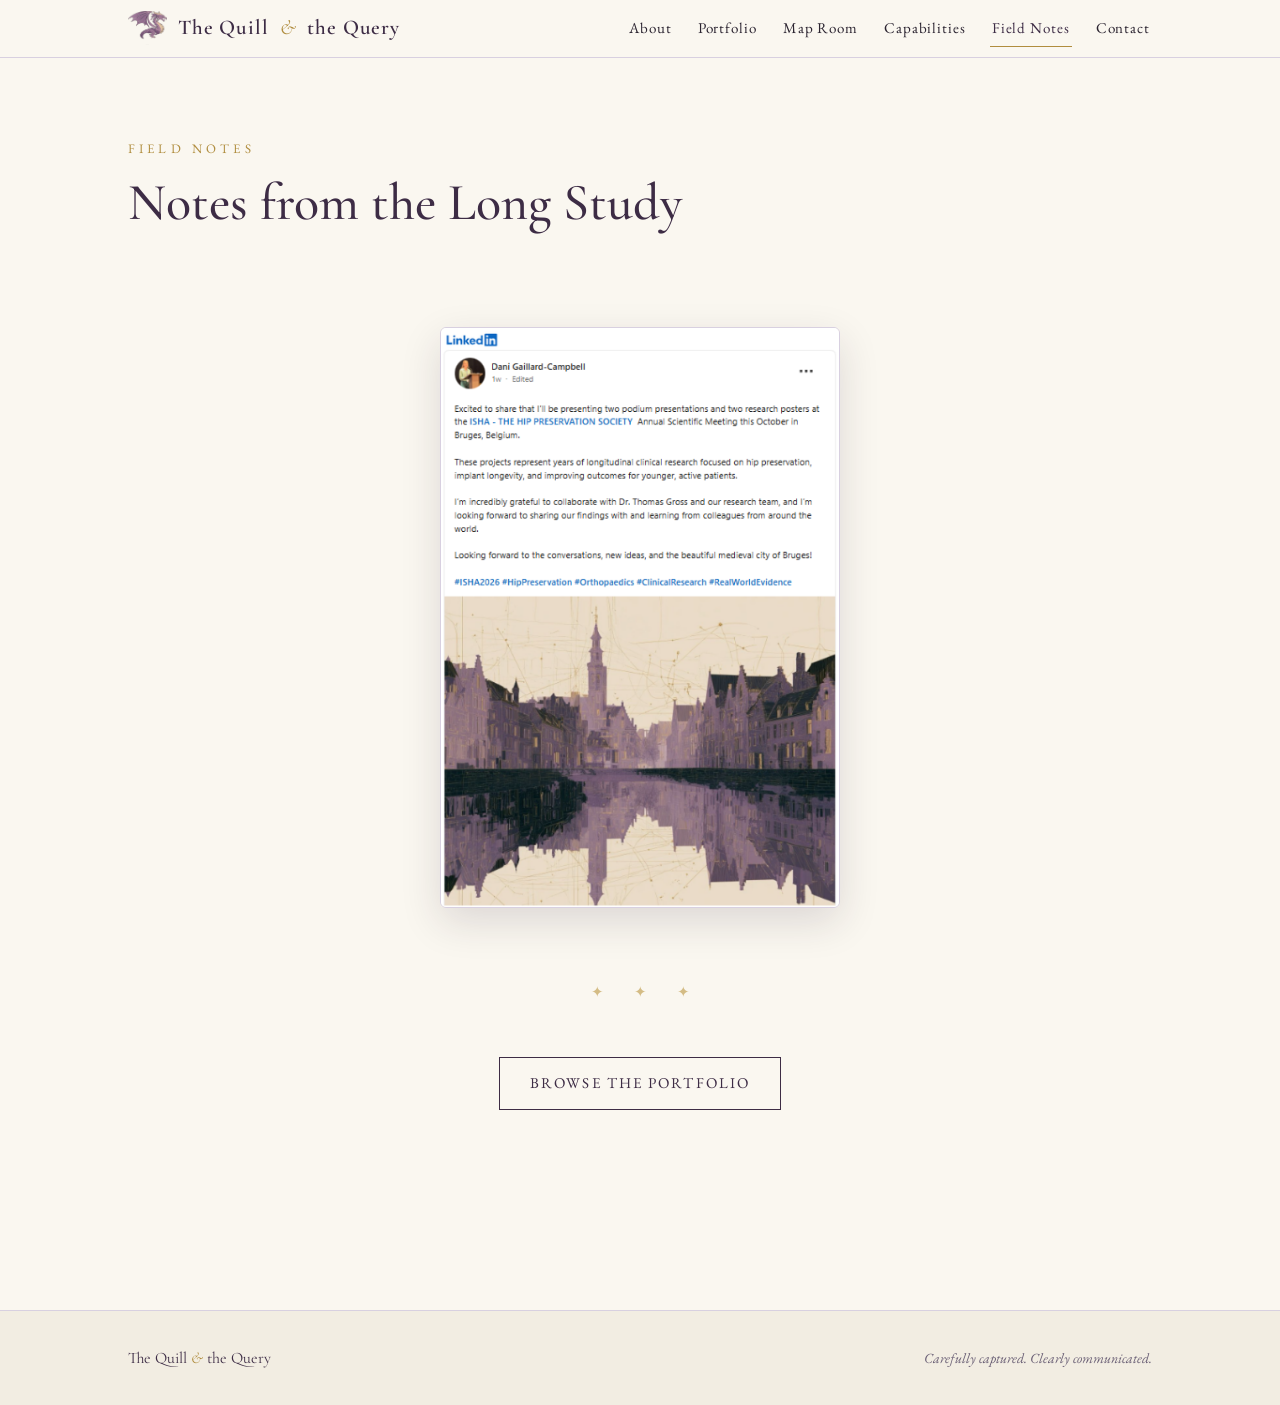
<file: field-notes.html>
<!DOCTYPE html>
<html lang="en">
<head>
  <meta charset="utf-8">
  <meta name="viewport" content="width=device-width, initial-scale=1">
  <title>Field Notes - The Quill &amp; the Query</title>
  <meta name="description" content="Field Notes - occasional writing on registries, evidence, and the craft of long-term clinical research. Coming soon.">
  <link rel="icon" href="data:image/svg+xml,%3Csvg xmlns='http://www.w3.org/2000/svg' viewBox='0 0 100 100'%3E%3Ctext y='.9em' font-size='88' fill='%23B08D3E'%3E%E2%9C%A6%3C/text%3E%3C/svg%3E">
  <link rel="preconnect" href="https://fonts.googleapis.com">
  <link rel="preconnect" href="https://fonts.gstatic.com" crossorigin>
  <link href="https://fonts.googleapis.com/css2?family=Cormorant+Garamond:ital,wght@0,400;0,500;0,600;1,400;1,500&family=EB+Garamond:ital,wght@0,400;0,500;1,400&family=IBM+Plex+Mono:wght@400;500&display=swap" rel="stylesheet">
  <link rel="stylesheet" href="css/style.css">
  <script>document.documentElement.classList.add('js');</script>
</head>
<body>
  <a class="skip-link" href="#main">Skip to content</a>

  <header class="site-header">
    <div class="inner">
      <a class="brand" href="index.html"><img class="brand-mark" src="images/quill-icon.png" alt="" aria-hidden="true">The Quill <span class="amp">&amp;</span> the Query</a>
      <nav class="site-nav" aria-label="Primary">
        <a class="navlink" href="about.html">About</a>
        <a class="navlink" href="archive.html">Portfolio</a>
        <a class="navlink" href="map-room.html">Map Room</a>
        <a class="navlink" href="capabilities.html">Capabilities</a>
        <a class="navlink active" href="field-notes.html" aria-current="page">Field Notes</a>
        <a class="navlink" href="contact.html">Contact</a>
      </nav>
    </div>
  </header>

  <main id="main">
    <section class="page-head">
      <div class="page-head-text">
      <p class="eyebrow">Field Notes</p>
      <h1 class="display">Notes from the Long Study</h1>
      </div>
    </section>

    <section class="container section-tight section-end">
      <a class="linkedin-card" href="https://www.linkedin.com/in/dani-gaillard-campbell" target="_blank" rel="noopener noreferrer" aria-label="ISHA 2026 - connect with Dani Gaillard-Campbell on LinkedIn">
        <img src="images/linkedin-isha-2026.png" alt="ISHA 2026 announcement - Dani Gaillard-Campbell on LinkedIn">
      </a>

      <p class="divider" style="margin-top: 72px;" aria-hidden="true">✦ ✦ ✦</p>

      <div style="text-align: center; margin-top: 52px;">
        <a class="cta" href="archive.html">Browse the Portfolio</a>
      </div>
    </section>
  </main>

  <footer class="site-footer">
    <div class="inner">
      <a class="brand-small" href="index.html">The Quill <span style="color: var(--gold); font-style: italic;">&amp;</span> the Query</a>
      <span class="tagline">Carefully captured. Clearly communicated.</span>
    </div>
  </footer>

  <script src="js/main.js" defer></script>
</body>
</html>
</file>
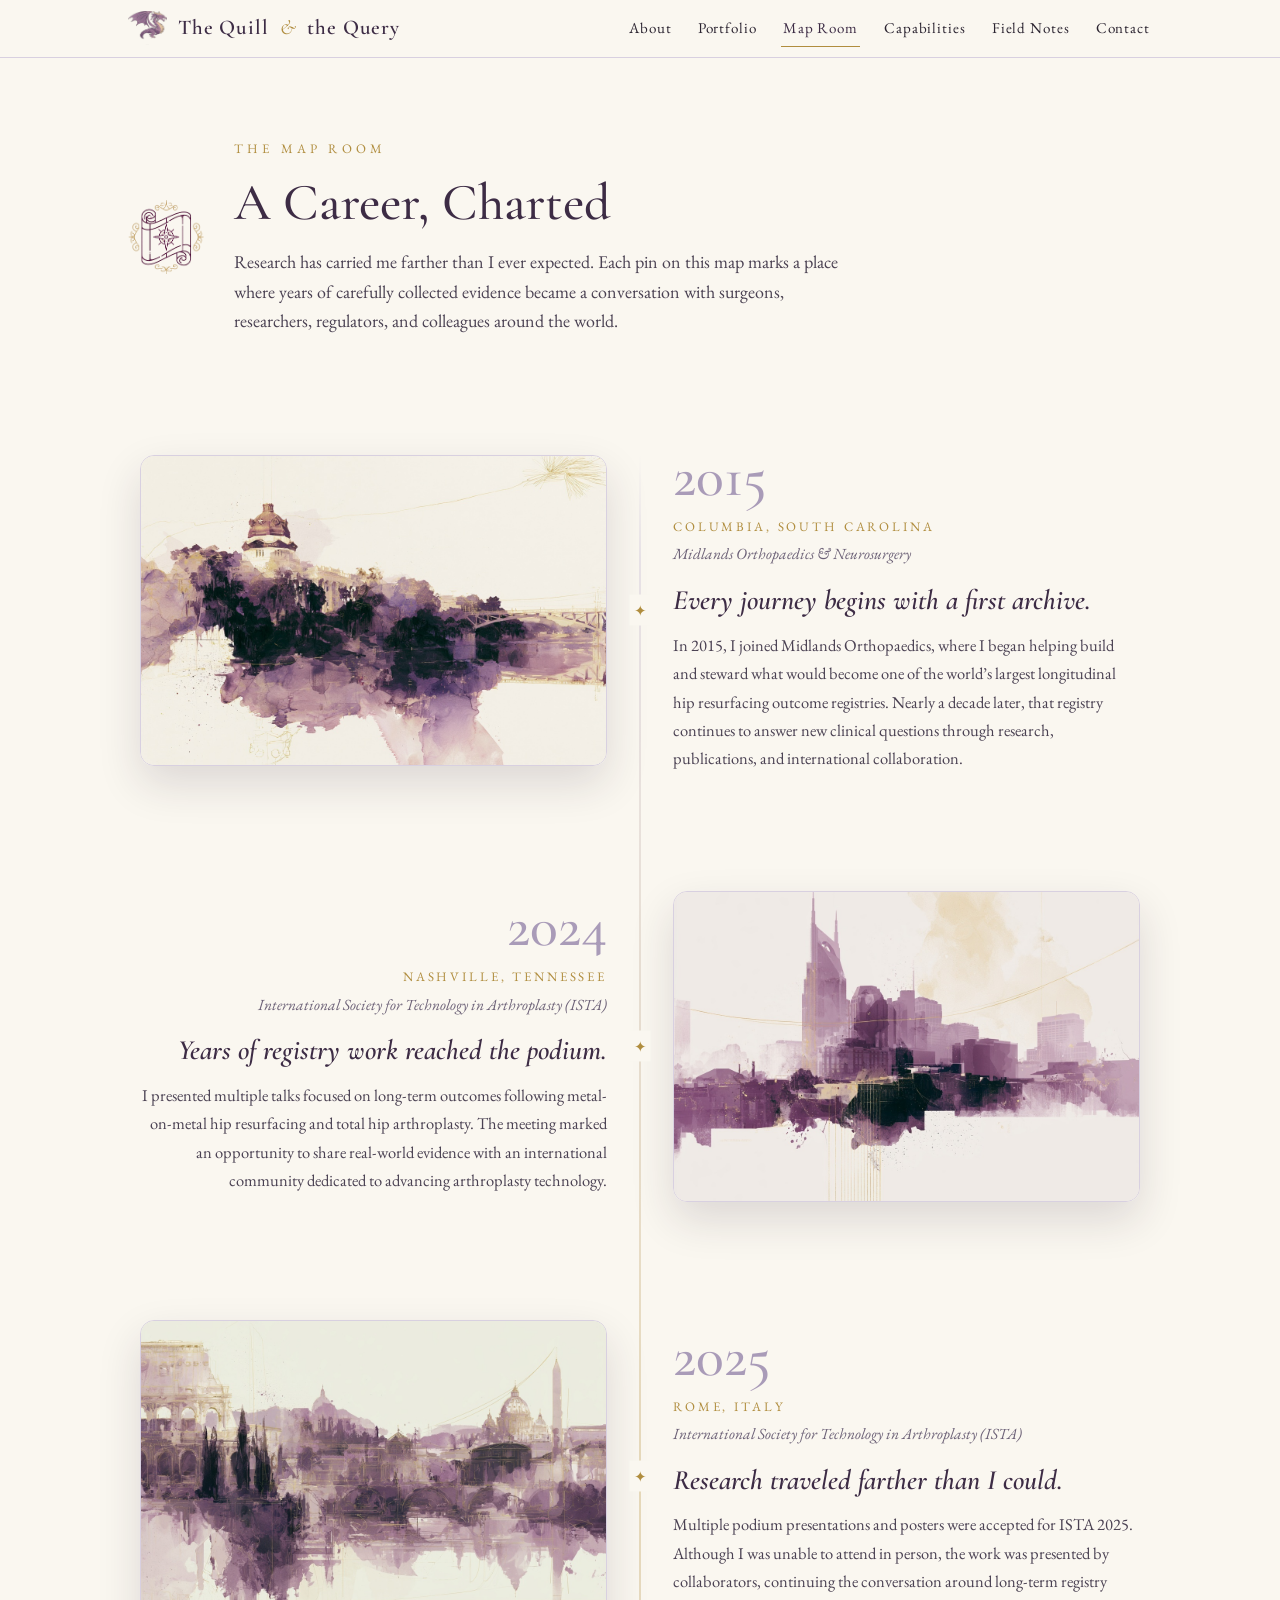
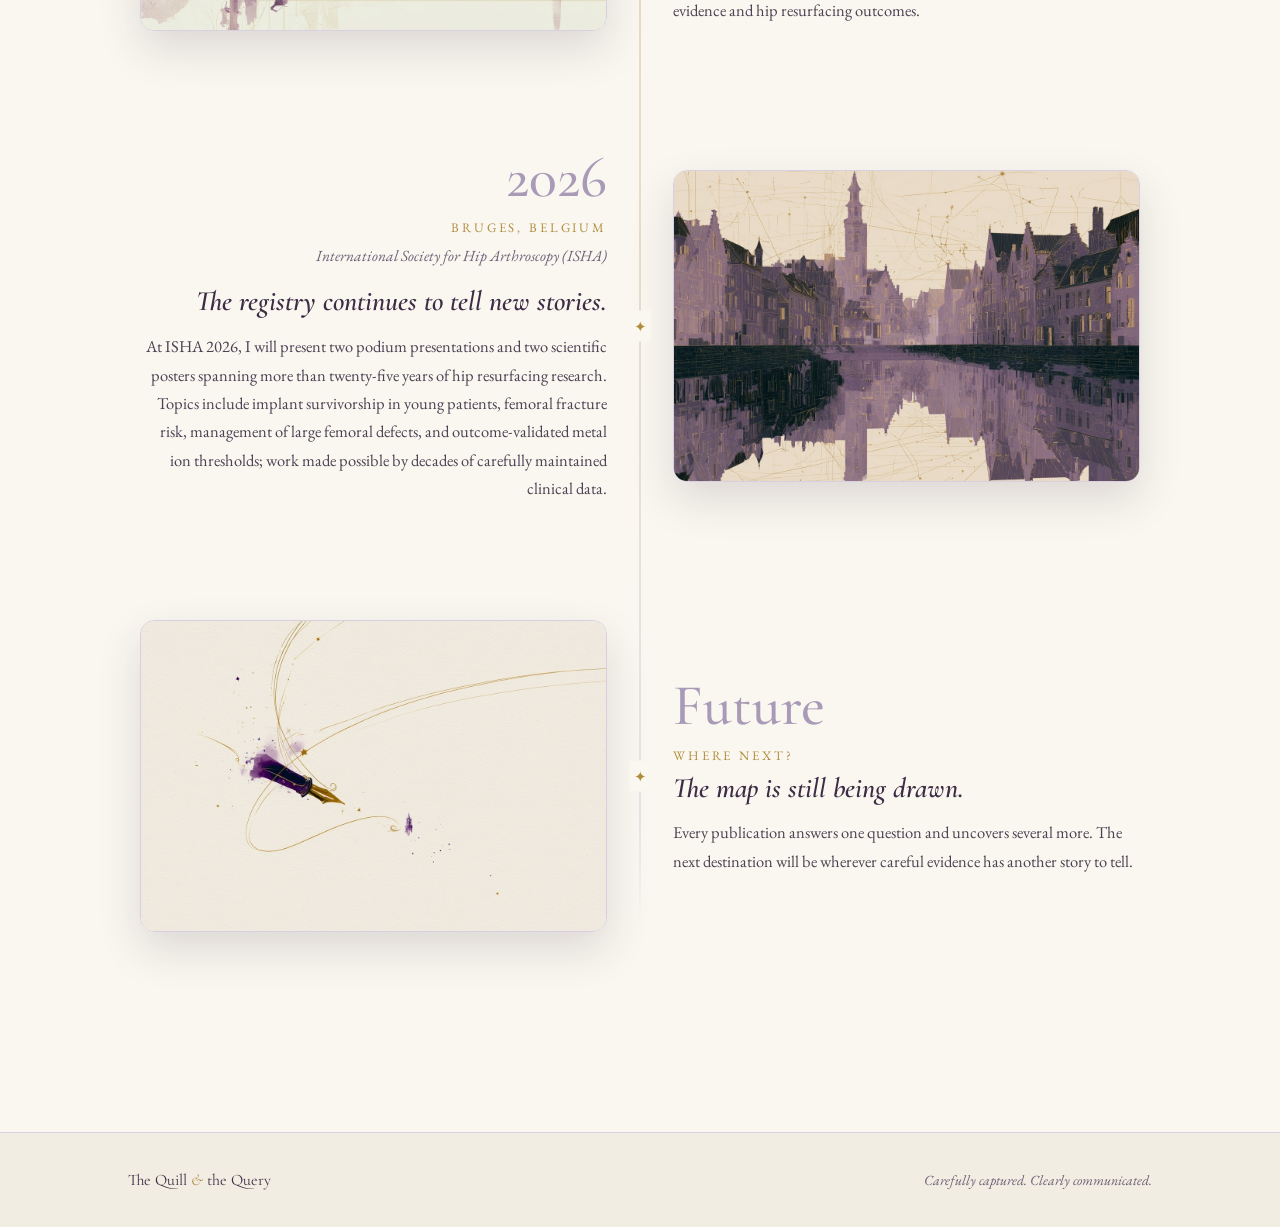
<file: map-room.html>
<!DOCTYPE html>
<html lang="en">
<head>
  <meta charset="utf-8">
  <meta name="viewport" content="width=device-width, initial-scale=1">
  <title>Map Room - The Quill &amp; the Query</title>
  <meta name="description" content="A career charted year by year - from first record to a 7,700-case registry with nineteen years of follow-up.">
  <link rel="icon" href="data:image/svg+xml,%3Csvg xmlns='http://www.w3.org/2000/svg' viewBox='0 0 100 100'%3E%3Ctext y='.9em' font-size='88' fill='%23B08D3E'%3E%E2%9C%A6%3C/text%3E%3C/svg%3E">
  <link rel="preconnect" href="https://fonts.googleapis.com">
  <link rel="preconnect" href="https://fonts.gstatic.com" crossorigin>
  <link href="https://fonts.googleapis.com/css2?family=Cormorant+Garamond:ital,wght@0,400;0,500;0,600;1,400;1,500&family=EB+Garamond:ital,wght@0,400;0,500;1,400&family=IBM+Plex+Mono:wght@400;500&display=swap" rel="stylesheet">
  <link rel="stylesheet" href="css/style.css">
  <script>document.documentElement.classList.add('js');</script>
</head>
<body>
  <a class="skip-link" href="#main">Skip to content</a>

  <header class="site-header">
    <div class="inner">
      <a class="brand" href="index.html"><img class="brand-mark" src="images/quill-icon.png" alt="" aria-hidden="true">The Quill <span class="amp">&amp;</span> the Query</a>
      <nav class="site-nav" aria-label="Primary">
        <a class="navlink" href="about.html">About</a>
        <a class="navlink" href="archive.html">Portfolio</a>
        <a class="navlink active" href="map-room.html" aria-current="page">Map Room</a>
        <a class="navlink" href="capabilities.html">Capabilities</a>
        <a class="navlink" href="field-notes.html">Field Notes</a>
        <a class="navlink" href="contact.html">Contact</a>
      </nav>
    </div>
  </header>

  <main id="main">
    <section class="page-head">
      <img class="page-icon" src="images/icon_map.png" alt="" aria-hidden="true">
      <div class="page-head-text">
      <p class="eyebrow">The Map Room</p>
      <h1 class="display">A Career, Charted</h1>
      <p class="lede">
        Research has carried me farther than I ever expected. Each pin on this
        map marks a place where years of carefully collected evidence became a
        conversation with surgeons, researchers, regulators, and colleagues
        around the world.
      </p>
      </div>
    </section>

    <section class="container section-tight section-end">
      <ol class="atlas-track">

        <li class="stop">
          <div class="stop-node" aria-hidden="true">✦</div>
          <figure class="art stop-figure" data-missing="[ artwork pending: images/map-2015-columbia.jpg ]">
            <img src="images/map-2015-columbia.jpg" alt="The Columbia, South Carolina skyline at dusk">
          </figure>
          <div class="stop-body">
            <p class="stop-year">2015</p>
            <p class="stop-place">Columbia, South Carolina</p>
            <p class="stop-inst">Midlands Orthopaedics &amp; Neurosurgery</p>
            <h2 class="stop-title">Every journey begins with a first archive.</h2>
            <p class="stop-text">In 2015, I joined Midlands Orthopaedics, where I began helping build and steward what would become one of the world&rsquo;s largest longitudinal hip resurfacing outcome registries. Nearly a decade later, that registry continues to answer new clinical questions through research, publications, and international collaboration.</p>
          </div>
        </li>

        <li class="stop">
          <div class="stop-node" aria-hidden="true">✦</div>
          <figure class="art stop-figure" data-missing="[ artwork pending: images/map-2024-nashville.jpg ]">
            <img src="images/map-2024-nashville.jpg" alt="The Nashville, Tennessee skyline along the Cumberland River">
          </figure>
          <div class="stop-body">
            <p class="stop-year">2024</p>
            <p class="stop-place">Nashville, Tennessee</p>
            <p class="stop-inst">International Society for Technology in Arthroplasty (ISTA)</p>
            <h2 class="stop-title">Years of registry work reached the podium.</h2>
            <p class="stop-text">I presented multiple talks focused on long-term outcomes following metal-on-metal hip resurfacing and total hip arthroplasty. The meeting marked an opportunity to share real-world evidence with an international community dedicated to advancing arthroplasty technology.</p>
          </div>
        </li>

        <li class="stop">
          <div class="stop-node" aria-hidden="true">✦</div>
          <figure class="art stop-figure" data-missing="[ artwork pending: images/map-2025-rome.jpg ]">
            <img src="images/map-2025-rome.jpg" alt="Rome, Italy; the Colosseum at golden hour">
          </figure>
          <div class="stop-body">
            <p class="stop-year">2025</p>
            <p class="stop-place">Rome, Italy</p>
            <p class="stop-inst">International Society for Technology in Arthroplasty (ISTA)</p>
            <h2 class="stop-title">Research traveled farther than I could.</h2>
            <p class="stop-text">Multiple podium presentations and posters were accepted for ISTA 2025. Although I was unable to attend in person, the work was presented by collaborators, continuing the conversation around long-term registry evidence and hip resurfacing outcomes.</p>
          </div>
        </li>

        <li class="stop">
          <div class="stop-node" aria-hidden="true">✦</div>
          <figure class="art stop-figure" data-missing="[ artwork pending: images/map-2026-bruges.jpg ]">
            <img src="images/map-2026-bruges.jpg" alt="Bruges, Belgium; canals and the medieval belfry">
          </figure>
          <div class="stop-body">
            <p class="stop-year">2026</p>
            <p class="stop-place">Bruges, Belgium</p>
            <p class="stop-inst">International Society for Hip Arthroscopy (ISHA)</p>
            <h2 class="stop-title">The registry continues to tell new stories.</h2>
            <p class="stop-text">At ISHA 2026, I will present two podium presentations and two scientific posters spanning more than twenty-five years of hip resurfacing research. Topics include implant survivorship in young patients, femoral fracture risk, management of large femoral defects, and outcome-validated metal ion thresholds; work made possible by decades of carefully maintained clinical data.</p>
          </div>
        </li>

        <li class="stop stop-future">
          <div class="stop-node" aria-hidden="true">✦</div>
          <figure class="art stop-figure" data-missing="[ artwork pending: images/map-future.jpg ]">
            <img src="images/map-future.jpg" alt="An antique map with a brass compass and scattered stars">
          </figure>
          <div class="stop-body">
            <p class="stop-year">Future</p>
            <p class="stop-place">Where Next?</p>
            <h2 class="stop-title">The map is still being drawn.</h2>
            <p class="stop-text">Every publication answers one question and uncovers several more. The next destination will be wherever careful evidence has another story to tell.</p>
          </div>
        </li>

      </ol>
    </section>
  </main>

  <footer class="site-footer">
    <div class="inner">
      <a class="brand-small" href="index.html">The Quill <span style="color: var(--gold); font-style: italic;">&amp;</span> the Query</a>
      <span class="tagline">Carefully captured. Clearly communicated.</span>
    </div>
  </footer>

  <script src="js/main.js" defer></script>
</body>
</html>
</file>
<file: css/style.css>
/* ============================================================
   THE QUILL & THE QUERY - shared stylesheet
   Palette: cream parchment · deep plum · dusty lavender · antique gold · ink
   Type: Cormorant Garamond (display) · EB Garamond (body) · IBM Plex Mono (data)
   ============================================================ */

:root {
  --cream: #FAF7F0;
  --parchment: #F2EDE2;
  --plum: #3D2C45;
  --plum-deep: #2A1E30;
  --lavender: #A99BB8;
  --lavender-soft: #D8D0E0;
  --gold: #B08D3E;
  --gold-soft: #D4BC85;
  --ink: #2B2430;
  --ink-soft: #4A4152;
  --ink-faint: #6B6076;

  --display: 'Cormorant Garamond', Georgia, 'Times New Roman', serif;
  --body: 'EB Garamond', Georgia, 'Times New Roman', serif;
  --mono: 'IBM Plex Mono', ui-monospace, 'Courier New', monospace;

  --measure: 1080px;
}

* { box-sizing: border-box; margin: 0; padding: 0; }

html { scroll-behavior: smooth; }

body {
  background: var(--cream);
  color: var(--ink);
  font-family: var(--body);
  font-size: 17px;
  line-height: 1.65;
  min-height: 100vh;
  display: flex;
  flex-direction: column;
}

main { flex: 1; }

a { color: var(--plum); }
a, button { cursor: pointer; }

::selection { background: var(--lavender-soft); color: var(--plum-deep); }

:focus-visible { outline: 2px solid var(--gold); outline-offset: 3px; }

/* ---------- Page-turn fade (JS adds .js to <html>, .is-loaded to <body>) ---------- */
.js body {
  opacity: 0;
  transform: translateY(14px);
  transition: opacity 0.7s ease, transform 0.7s ease;
}
.js body.is-loaded { opacity: 1; transform: translateY(0); }

/* ---------- Skip link ---------- */
.skip-link {
  position: absolute;
  left: -9999px;
  top: 0;
  z-index: 100;
  background: var(--plum);
  color: var(--cream);
  padding: 10px 18px;
  font-family: var(--body);
}
.skip-link:focus { left: 12px; top: 12px; }

/* ---------- Header / nav ---------- */
.site-header {
  position: sticky;
  top: 0;
  z-index: 20;
  background: rgba(250, 247, 240, 0.92);
  -webkit-backdrop-filter: blur(6px);
  backdrop-filter: blur(6px);
  border-bottom: 1px solid var(--lavender-soft);
}

.site-header .inner {
  max-width: var(--measure);
  margin: 0 auto;
  padding: 10px 28px;
  display: flex;
  align-items: center;
  justify-content: space-between;
  flex-wrap: wrap;
  gap: 8px 24px;
}

.brand {
  font-family: var(--display);
  font-size: 21px;
  font-weight: 600;
  letter-spacing: 0.04em;
  color: var(--plum);
  text-decoration: none;
  white-space: nowrap;
  display: inline-flex;
  align-items: center;
  gap: 11px;
}
.brand-mark {
  height: 34px;
  width: auto;
  display: block;
  flex: none;
}
.brand .amp { color: var(--gold); font-style: italic; font-weight: 400; }

.site-nav { display: flex; gap: 22px; flex-wrap: wrap; }

.navlink {
  font-family: var(--body);
  font-size: 15px;
  letter-spacing: 0.06em;
  color: var(--ink);
  text-decoration: none;
  padding: 6px 2px;
  position: relative;
}
.navlink::after {
  content: '';
  position: absolute;
  left: 0;
  bottom: 0;
  height: 1px;
  width: 0;
  background: var(--gold);
  transition: width 0.35s ease;
}
.navlink:hover::after,
.navlink.active::after { width: 100%; }
.navlink.active { color: var(--plum); }

/* ---------- Shared primitives ---------- */
.container {
  max-width: var(--measure);
  margin: 0 auto;
  padding-left: 28px;
  padding-right: 28px;
}

.eyebrow {
  font-family: var(--body);
  font-size: 13px;
  letter-spacing: 0.32em;
  text-transform: uppercase;
  color: var(--gold);
  margin-bottom: 14px;
}

.display {
  font-family: var(--display);
  font-weight: 500;
  font-size: clamp(34px, 5vw, 52px);
  line-height: 1.15;
  color: var(--plum);
  margin-bottom: 14px;
}

.lede {
  max-width: 620px;
  font-size: 18px;
  line-height: 1.65;
  color: var(--ink-soft);
}

.mono-note {
  font-family: var(--mono);
  font-size: 12.5px;
  color: var(--lavender);
  letter-spacing: 0.02em;
}

.divider {
  text-align: center;
  color: var(--gold-soft);
  font-size: 15px;
  letter-spacing: 0.9em;
  padding-left: 0.9em; /* recenter the letterspaced glyphs */
  margin: 0 auto;
  user-select: none;
}

.cta {
  display: inline-block;
  font-family: var(--body);
  font-size: 15px;
  letter-spacing: 0.14em;
  text-transform: uppercase;
  color: var(--plum);
  background: none;
  border: 1px solid var(--plum);
  padding: 13px 30px;
  text-decoration: none;
  transition: background 0.3s ease, color 0.3s ease, border-color 0.3s ease;
}
.cta:hover { background: var(--plum); color: var(--cream); }
.cta.gold { border-color: var(--gold); color: var(--gold); }
.cta.gold:hover { background: var(--gold); color: var(--cream); }

.text-link {
  color: var(--plum);
  text-decoration: none;
  border-bottom: 1px solid var(--gold);
  transition: color 0.3s ease, border-color 0.3s ease;
}
.text-link:hover { color: var(--gold); }

/* ---------- Hero (constellation) ---------- */
.hero {
  position: relative;
  background: var(--parchment);
  overflow: hidden;
}
.hero canvas,
.quote-band canvas {
  position: absolute;
  inset: 0;
  width: 100%;
  height: 100%;
  pointer-events: none;
}
.hero .inner {
  position: relative;
  max-width: 900px;
  margin: 0 auto;
  padding: 93px 28px 76px;
  text-align: center;
}
.hero h1 {
  font-family: var(--display);
  font-weight: 500;
  font-size: clamp(31.5px, 5.04vw, 54px);
  line-height: 0.95;
  color: var(--plum);
}
.hero h1 em { font-style: italic; color: var(--ink); }
.hero .lede { margin: 26px auto 0; max-width: 560px; font-size: 17px; line-height: 1.4; }

.statline {
  font-family: var(--mono);
  font-size: 13.5px;
  color: var(--gold);
  margin-top: 42px;
  letter-spacing: 0.02em;
}
.statline .kw { color: var(--plum); }

.hero .actions {
  margin-top: 46px;
  display: flex;
  gap: 16px;
  justify-content: center;
  flex-wrap: wrap;
}

.eyebrow-mirror { margin: 38px 0 0; }

/* Slim hero variant for interior pages */
.page-head {
  padding: 80px 28px 0;
  max-width: var(--measure);
  margin: 0 auto;
  display: flex;
  align-items: center;
  gap: 30px;
}
.page-head-text { flex: 1; min-width: 0; }
.page-icon {
  height: 74px;
  width: auto;
  flex: none;
  align-self: center;
}
@media (max-width: 600px) {
  .page-head { gap: 18px; }
  .page-icon { height: 56px; }
}

/* ---------- Artwork figures (dashed frame until the file exists) ---------- */
.art { margin: 0 auto; }
.art img { display: block; max-width: 100%; height: auto; margin: 0 auto; }
.art.pixel img { image-rendering: pixelated; }
.art.img-missing img { display: none; }
.art.img-missing::after {
  content: attr(data-missing);
  display: flex;
  align-items: center;
  justify-content: center;
  min-height: 220px;
  border: 1px dashed var(--lavender);
  background: rgba(242, 237, 226, 0.5);
  color: var(--lavender);
  font-family: var(--mono);
  font-size: 12.5px;
  letter-spacing: 0.02em;
  padding: 24px;
  text-align: center;
}
.hero-art { max-width: 324px; margin: 44px auto 0; }
.hero-art img {
  border: 1px solid var(--gold-soft);
  box-shadow: 0 18px 44px rgba(42, 30, 48, 0.16);
}

/* ---------- Meet Munin ---------- */
/* ---------- Meet Munin &amp; Meet Quillon (mirrored, shared rows) ---------- */
.meet-band { background: var(--parchment); border-top: 1px solid var(--lavender-soft); border-bottom: 1px solid var(--lavender-soft); }
.meet-inner { max-width: 1160px; margin: 0 auto; padding: 84px 28px; }

/* one grid drives both columns so their rows share y-axes; two wide text
   columns with the image sitting immediately above each heading */
.meet-grid {
  display: grid;
  grid-template-columns: 1fr 1fr;
  grid-template-rows: auto auto auto auto auto auto;   /* img · head · sub · intro · list · close */
  column-gap: 60px;
  align-items: start;
}
/* images: row 1, directly above the headings, hugging the divider side */
.mimg { grid-column: 1; grid-row: 1; justify-self: end; margin: 0 0 24px; }
.qimg { grid-column: 2; grid-row: 1; justify-self: start; margin: 0 0 24px; }
.meet-art { margin: 0; max-width: 260px; width: 100%; }
.meet-art img { display: block; width: 100%; border: 1px solid var(--lavender-soft); border-radius: 3px; }
.meet-art.img-missing::after { min-height: 0; aspect-ratio: 1 / 1; width: 100%; border-radius: 3px; }

/* column + alignment (Munin mirrors to the divider, Quillon to the left) */
.c-m { grid-column: 1; text-align: right; }
.c-q { grid-column: 2; text-align: left; }

/* shared rows: both columns' pieces sit in the same track, so they align */
.r-head  { grid-row: 2; margin: 0; font-size: clamp(28px, 3.2vw, 40px); }
.r-sub   { grid-row: 3; margin: 2px 0 0; }
.r-intro { grid-row: 4; margin: 18px 0 0; }
.r-list  { grid-row: 5; margin: 16px 0 0; }
.r-close { grid-row: 6; margin: 18px 0 0; }

.meet-subhead {
  font-family: var(--display);
  font-style: italic;
  font-size: clamp(17px, 1.8vw, 21px);
  color: var(--gold);
}
.meet-p, .meet-close p { font-size: 16.5px; line-height: 1.7; color: var(--ink-soft); }
.meet-close p + p { margin-top: 1.1em; }

/* mirror the gold bullets to the divider (inner) side of the Munin column */
.hoard-list.c-m li { padding-left: 0; padding-right: 30px; }
.hoard-list.c-m li::before { left: auto; right: 4px; }

.meet-footnote {
  text-align: center;
  max-width: 660px;
  margin: 56px auto 0;
  font-size: 13.5px;
  font-style: italic;
  line-height: 1.6;
  color: var(--ink-faint);
}

@media (max-width: 900px) {
  /* stack: Munin block (image-first), then Quillon block (image-first) */
  .meet-grid { display: flex; flex-direction: column; }
  .c-m, .c-q { text-align: left; }
  .meet-art { max-width: 300px; }
  .mimg, .qimg { justify-self: auto; margin: 0 auto; }
  .qimg { margin-top: 48px; }
  .r-head { margin-top: 18px; }
  .r-sub { margin-top: 4px; }
  .r-intro { margin-top: 18px; }
  .r-list { margin-top: 16px; }
  .r-close { margin-top: 18px; }
  .hoard-list.c-m li { padding-left: 30px; padding-right: 0; }
  .hoard-list.c-m li::before { left: 4px; right: auto; }
}

/* ---------- Hoard-list bullets ---------- */
.hoard-list { list-style: none; margin: 1.2em 0 0; }
.hoard-list li {
  position: relative;
  padding-left: 30px;
  font-size: 16.5px;
  line-height: 1.65;
  color: var(--ink-soft);
  margin-bottom: 10px;
}
.hoard-list li::before {
  content: '✦';
  position: absolute;
  left: 4px;
  color: var(--gold);
  font-size: 13px;
  top: 5px;
}

/* ---------- Hoard game stage ---------- */
.game-stage {
  min-height: 74svh;
  display: flex;
  align-items: center;
  justify-content: center;
  scroll-snap-align: center;
  padding: 48px 0;
}
.game-embed {
  width: 100%;
  margin: 10px auto 0;
}
/* the embedded iframe carries its own width/aspect-ratio/border inline */

/* ---------- Archive search ---------- */
.archive-search {
  width: 100%;
  max-width: 440px;
  background: var(--cream);
  border: 1px solid var(--lavender-soft);
  border-radius: 0;
  padding: 12px 18px;
  font-family: var(--body);
  font-size: 16.5px;
  color: var(--ink);
  transition: border-color 0.3s ease;
}
.archive-search::placeholder { color: var(--lavender); font-style: italic; }
.archive-search:hover { border-color: var(--lavender); }
.archive-search:focus { outline: 2px solid var(--gold); outline-offset: 2px; }

/* ---------- About Me row (home) ---------- */
.about-me { padding-top: 50px; padding-bottom: 50px; }
/* thin full-width decorative node banners framing the About Me section */
.node-banner { width: 100%; margin: 0 auto; }
.node-banner img { display: block; width: 100%; height: 64px; object-fit: cover; }
.node-left img { object-position: left center; }
.node-right img { object-position: right center; }
.node-left { margin-bottom: 40px; }
.node-right { margin-top: 44px; }
.node-banner.img-missing::after {
  min-height: 0;
  height: 64px;
  padding: 0 24px;
  border-radius: 0;
}
.about-me-heading {
  text-align: center;
  font-size: clamp(30px, 4.4vw, 44px);
  margin-bottom: 52px;
}
.thesis {
  display: grid;
  grid-template-columns: repeat(auto-fit, minmax(260px, 1fr));
  gap: 44px;
}
.thesis h3 {
  font-family: var(--display);
  font-size: 21px;
  font-weight: 600;
  color: var(--plum);
  margin-bottom: 10px;
  line-height: 1.3;
  text-wrap: balance;
}
.thesis p { font-size: 15px; line-height: 1.7; color: var(--ink-soft); }

/* ---------- Publication rows ---------- */
.pubcard {
  border-top: 1px solid var(--lavender-soft);
  padding: 28px 8px;
  transition: background 0.35s ease, padding-left 0.35s ease;
}
.pubcard:hover,
.pubcard:focus-within,
.pubcard.revealed { background: var(--parchment); padding-left: 20px; }

.pubcard .row {
  display: flex;
  gap: 24px;
  align-items: baseline;
  flex-wrap: wrap;
}
.pub-year {
  font-family: var(--mono);
  font-size: 13px;
  color: var(--gold);
  min-width: 44px;
}
.pub-main { flex: 1; min-width: 260px; }
.pub-title {
  font-family: var(--display);
  font-size: 23px;
  font-weight: 600;
  color: var(--plum);
  line-height: 1.3;
}
.pub-authors {
  font-size: 14.5px;
  color: var(--ink-faint);
  margin-top: 6px;
}
.pub-journal {
  font-style: italic;
  font-size: 15px;
  color: var(--ink-faint);
  margin-top: 2px;
}
.pub-note {
  font-size: 16px;
  line-height: 1.6;
  color: var(--ink-soft);
  max-height: 0;
  opacity: 0;
  overflow: hidden;
  margin-top: 0;
  transition: max-height 0.4s ease, opacity 0.4s ease, margin-top 0.4s ease;
}
.pubcard:hover .pub-note,
.pubcard:focus-within .pub-note,
.pubcard:focus .pub-note,
.pubcard.revealed .pub-note {
  max-height: 90px;
  opacity: 1;
  margin-top: 10px;
}
.pub-tag {
  font-size: 12.5px;
  letter-spacing: 0.14em;
  text-transform: uppercase;
  color: var(--lavender);
  border: 1px solid var(--lavender-soft);
  padding: 4px 12px;
  border-radius: 2px;
  white-space: nowrap;
}
/* No hover available (touch): keep summaries visible */
@media (hover: none) {
  .pub-note { max-height: none; opacity: 1; margin-top: 10px; }
}

.publist-end { border-bottom: 1px solid var(--lavender-soft); }

/* ---------- Pull-quote band ---------- */
.quote-band {
  position: relative;
  background: var(--plum-deep);
  color: var(--lavender-soft);
  overflow: hidden;
}
.quote-band .inner {
  position: relative;
  max-width: 760px;
  margin: 0 auto;
  padding: 65px 28px;
  text-align: center;
}
.quote-band blockquote p {
  font-family: var(--display);
  font-style: italic;
  font-size: clamp(24px, 3.4vw, 32px);
  line-height: 1.5;
}
.quote-band .attribution {
  margin-top: 22px;
  font-family: var(--body);
  letter-spacing: 0.28em;
  text-transform: uppercase;
  font-size: 12px;
  color: var(--gold-soft);
}

/* ---------- About ---------- */
.about-grid {
  display: grid;
  grid-template-columns: minmax(0, 1.7fr) minmax(240px, 1fr);
  gap: 64px;
  align-items: start;
}
@media (max-width: 760px) { .about-grid { grid-template-columns: 1fr; gap: 40px; } }

.prose p { margin-bottom: 1.35em; color: var(--ink-soft); font-size: 17.5px; line-height: 1.75; }
.prose p:last-child { margin-bottom: 0; }
.prose strong { color: var(--plum); font-weight: 600; }
.prose em { color: var(--plum); }

.dropcap::first-letter {
  font-family: var(--display);
  float: left;
  font-size: 3.6em;
  line-height: 0.82;
  padding: 6px 10px 0 0;
  color: var(--gold);
  font-weight: 500;
}

.glance {
  background: var(--parchment);
  border: 1px solid var(--lavender-soft);
  padding: 30px 28px;
}
.glance h2 {
  font-family: var(--body);
  font-size: 12.5px;
  font-weight: 500;
  letter-spacing: 0.32em;
  text-transform: uppercase;
  color: var(--gold);
  margin-bottom: 20px;
}
.glance dl { display: grid; gap: 16px; }
.glance dt {
  font-family: var(--mono);
  font-size: 11.5px;
  letter-spacing: 0.08em;
  text-transform: uppercase;
  color: var(--lavender);
}
.glance dd { margin-top: 3px; font-size: 16px; color: var(--ink-soft); }

/* ---------- About: name &amp; philosophy blocks ---------- */
.about-left { min-width: 0; }
.about-more { margin: 48px 0 0; }
.about-block + .about-block { margin-top: 52px; }
.about-block-title {
  font-family: var(--display);
  font-weight: 600;
  font-size: clamp(26px, 3.4vw, 33px);
  line-height: 1.2;
  color: var(--plum);
  margin-bottom: 18px;
  text-wrap: balance;
}
.about-block-title .amp { color: var(--gold); font-style: italic; font-weight: 400; }
.about-block p { font-size: 17.5px; line-height: 1.75; color: var(--ink-soft); margin-bottom: 14px; }
.about-block p:last-child { margin-bottom: 0; }
.about-block em { color: var(--plum); font-style: italic; }

/* ---------- Map Room: explorer's atlas ---------- */
.atlas-track {
  position: relative;
  max-width: 1000px;
  margin: 72px auto 0;
  list-style: none;
  padding: 0;
}
.atlas-track::before {
  content: '';
  position: absolute;
  top: 6px;
  bottom: 6px;
  left: 50%;
  width: 1px;
  transform: translateX(-50%);
  background: linear-gradient(to bottom, transparent, var(--lavender-soft) 5%, var(--gold-soft) 50%, var(--lavender-soft) 95%, transparent);
}
.stop {
  position: relative;
  display: grid;
  grid-template-columns: 1fr 1fr;
  column-gap: 66px;
  align-items: center;
  margin-bottom: 118px;
}
.stop:last-child { margin-bottom: 0; }
.stop-node {
  position: absolute;
  left: 50%;
  top: 50%;
  transform: translate(-50%, -50%);
  z-index: 1;
  color: var(--gold);
  background: var(--cream);
  font-size: 15px;
  line-height: 1;
  padding: 8px 4px;
}

/* odd stops: image left, text right.
   grid-row: 1 pins both to the same row so swapping columns on even
   stops can't drop the text onto a second row (grid sparse packing). */
.stop-figure { grid-column: 1; grid-row: 1; margin: 0; }
.stop-body { grid-column: 2; grid-row: 1; text-align: left; }
/* even stops: mirror */
.stop:nth-child(even) .stop-figure { grid-column: 2; }
.stop:nth-child(even) .stop-body { grid-column: 1; text-align: right; }

.stop-figure img {
  width: 100%;
  aspect-ratio: 3 / 2;
  object-fit: cover;
  display: block;
  border-radius: 14px;
  border: 1px solid var(--lavender-soft);
  box-shadow: 0 18px 44px rgba(42, 30, 48, 0.14);
}
/* large landscape card fallback until the photo exists */
.stop-figure.img-missing::after {
  min-height: 0;
  width: 100%;
  aspect-ratio: 3 / 2;
  border-radius: 14px;
  border: 1px dashed var(--lavender);
}

.stop-year {
  font-family: var(--display);
  font-weight: 500;
  font-size: clamp(40px, 5vw, 58px);
  line-height: 1;
  color: var(--lavender);
  margin-bottom: 10px;
}
.stop-place {
  font-family: var(--body);
  font-size: 13px;
  letter-spacing: 0.22em;
  text-transform: uppercase;
  color: var(--gold);
  margin-bottom: 4px;
}
.stop-inst { font-style: italic; font-size: 15.5px; color: var(--ink-faint); margin-bottom: 16px; }
.stop-title {
  font-family: var(--display);
  font-style: italic;
  font-weight: 600;
  font-size: clamp(23px, 2.6vw, 28px);
  line-height: 1.28;
  color: var(--plum);
  margin-bottom: 12px;
  text-wrap: balance;
}
.stop-text { font-size: 16.5px; line-height: 1.72; color: var(--ink-soft); }

/* scroll reveal (JS-gated so no-JS still shows everything) */
.js .stop { opacity: 0; transform: translateY(30px); transition: opacity 0.8s ease, transform 0.8s ease; }
.js .stop.in-view { opacity: 1; transform: none; }

@media (max-width: 760px) {
  .atlas-track { margin-top: 48px; max-width: 620px; }
  .atlas-track::before { left: 18px; }
  .stop { grid-template-columns: 1fr; row-gap: 20px; margin-bottom: 74px; padding-left: 46px; }
  .stop-figure, .stop:nth-child(even) .stop-figure { grid-column: 1; grid-row: auto; }
  .stop-body, .stop:nth-child(even) .stop-body { grid-column: 1; grid-row: auto; text-align: left; }
  .stop-node { left: 18px; top: 30px; transform: translate(-50%, 0); }
  .stop-year { font-size: clamp(38px, 12vw, 50px); }
}

/* ---------- Capabilities grid ---------- */
.cap-grid {
  display: grid;
  grid-template-columns: repeat(auto-fit, minmax(300px, 1fr));
  gap: 1px;
  background: var(--lavender-soft);
  border: 1px solid var(--lavender-soft);
  margin-top: 56px;
}
.cap-cell {
  background: var(--cream);
  padding: 40px 34px;
  transition: background 0.35s ease;
}
.cap-cell:hover { background: var(--parchment); }
.cap-index {
  font-family: var(--mono);
  font-size: 12px;
  letter-spacing: 0.12em;
  color: var(--lavender);
  margin-bottom: 16px;
}
.cap-cell h3 {
  font-family: var(--display);
  font-size: 25px;
  font-weight: 600;
  color: var(--plum);
  margin-bottom: 12px;
  line-height: 1.25;
}
.cap-cell p { font-size: 16px; line-height: 1.7; color: var(--ink-soft); }
.cap-tags {
  margin-top: 18px;
  display: flex;
  flex-wrap: wrap;
  gap: 8px;
}
.cap-tags span {
  font-family: var(--mono);
  font-size: 11.5px;
  letter-spacing: 0.04em;
  color: var(--gold);
  border: 1px solid var(--gold-soft);
  padding: 3px 10px;
  border-radius: 2px;
}

/* ---------- Field Notes ---------- */
.linkedin-card {
  display: block;
  max-width: 400px;
  margin: 40px auto 0;
  border: 1px solid var(--lavender-soft);
  border-radius: 6px;
  overflow: hidden;
  box-shadow: 0 14px 40px rgba(42, 30, 48, 0.14);
  transition: transform 0.3s ease, box-shadow 0.3s ease;
}
.linkedin-card img { display: block; width: 100%; height: auto; }
.linkedin-card:hover { transform: translateY(-3px); box-shadow: 0 20px 52px rgba(42, 30, 48, 0.22); }
.linkedin-card:focus-visible { outline: 2px solid var(--gold); outline-offset: 3px; }

.forthcoming { margin-top: 56px; }
.note-entry {
  border-top: 1px solid var(--lavender-soft);
  padding: 30px 8px;
  display: flex;
  gap: 24px;
  align-items: baseline;
  flex-wrap: wrap;
}
.note-entry:last-child { border-bottom: 1px solid var(--lavender-soft); }
.note-entry h3 {
  font-family: var(--display);
  font-size: 24px;
  font-weight: 600;
  color: var(--lavender);
  line-height: 1.3;
  flex: 1;
  min-width: 240px;
}
.note-status {
  font-family: var(--mono);
  font-size: 12px;
  letter-spacing: 0.08em;
  color: var(--gold-soft);
}

/* ---------- Contact ---------- */
.contact-wrap { max-width: 680px; margin: 0 auto; text-align: center; }
.contact-links {
  margin-top: 52px;
  padding-top: 32px;
  border-top: 1px solid var(--lavender-soft);
  display: flex;
  gap: 28px;
  justify-content: center;
  flex-wrap: wrap;
  font-size: 16px;
}
.contact-links .pending { color: var(--lavender); }

/* ---------- Footer ---------- */
.site-footer {
  border-top: 1px solid var(--lavender-soft);
  background: var(--parchment);
  margin-top: 100px;
}
.site-footer .inner {
  max-width: var(--measure);
  margin: 0 auto;
  padding: 34px 28px;
  display: flex;
  justify-content: space-between;
  align-items: baseline;
  flex-wrap: wrap;
  gap: 12px 28px;
  font-size: 14px;
  color: var(--ink-faint);
}
.site-footer .brand-small {
  font-family: var(--display);
  font-size: 16px;
  color: var(--plum);
  text-decoration: none;
}
.site-footer .tagline { font-style: italic; }

/* ---------- Section spacing helpers ---------- */
.section { padding-top: 84px; }
.section-tight { padding-top: 40px; }
.section-end { padding-bottom: 100px; }

/* ---------- Reduced motion ---------- */
@media (prefers-reduced-motion: reduce) {
  html { scroll-behavior: auto; }
  *, *::before, *::after {
    transition: none !important;
    animation: none !important;
  }
  .js body { opacity: 1; transform: none; }
  .js .stop { opacity: 1 !important; transform: none !important; }
}
</file>
